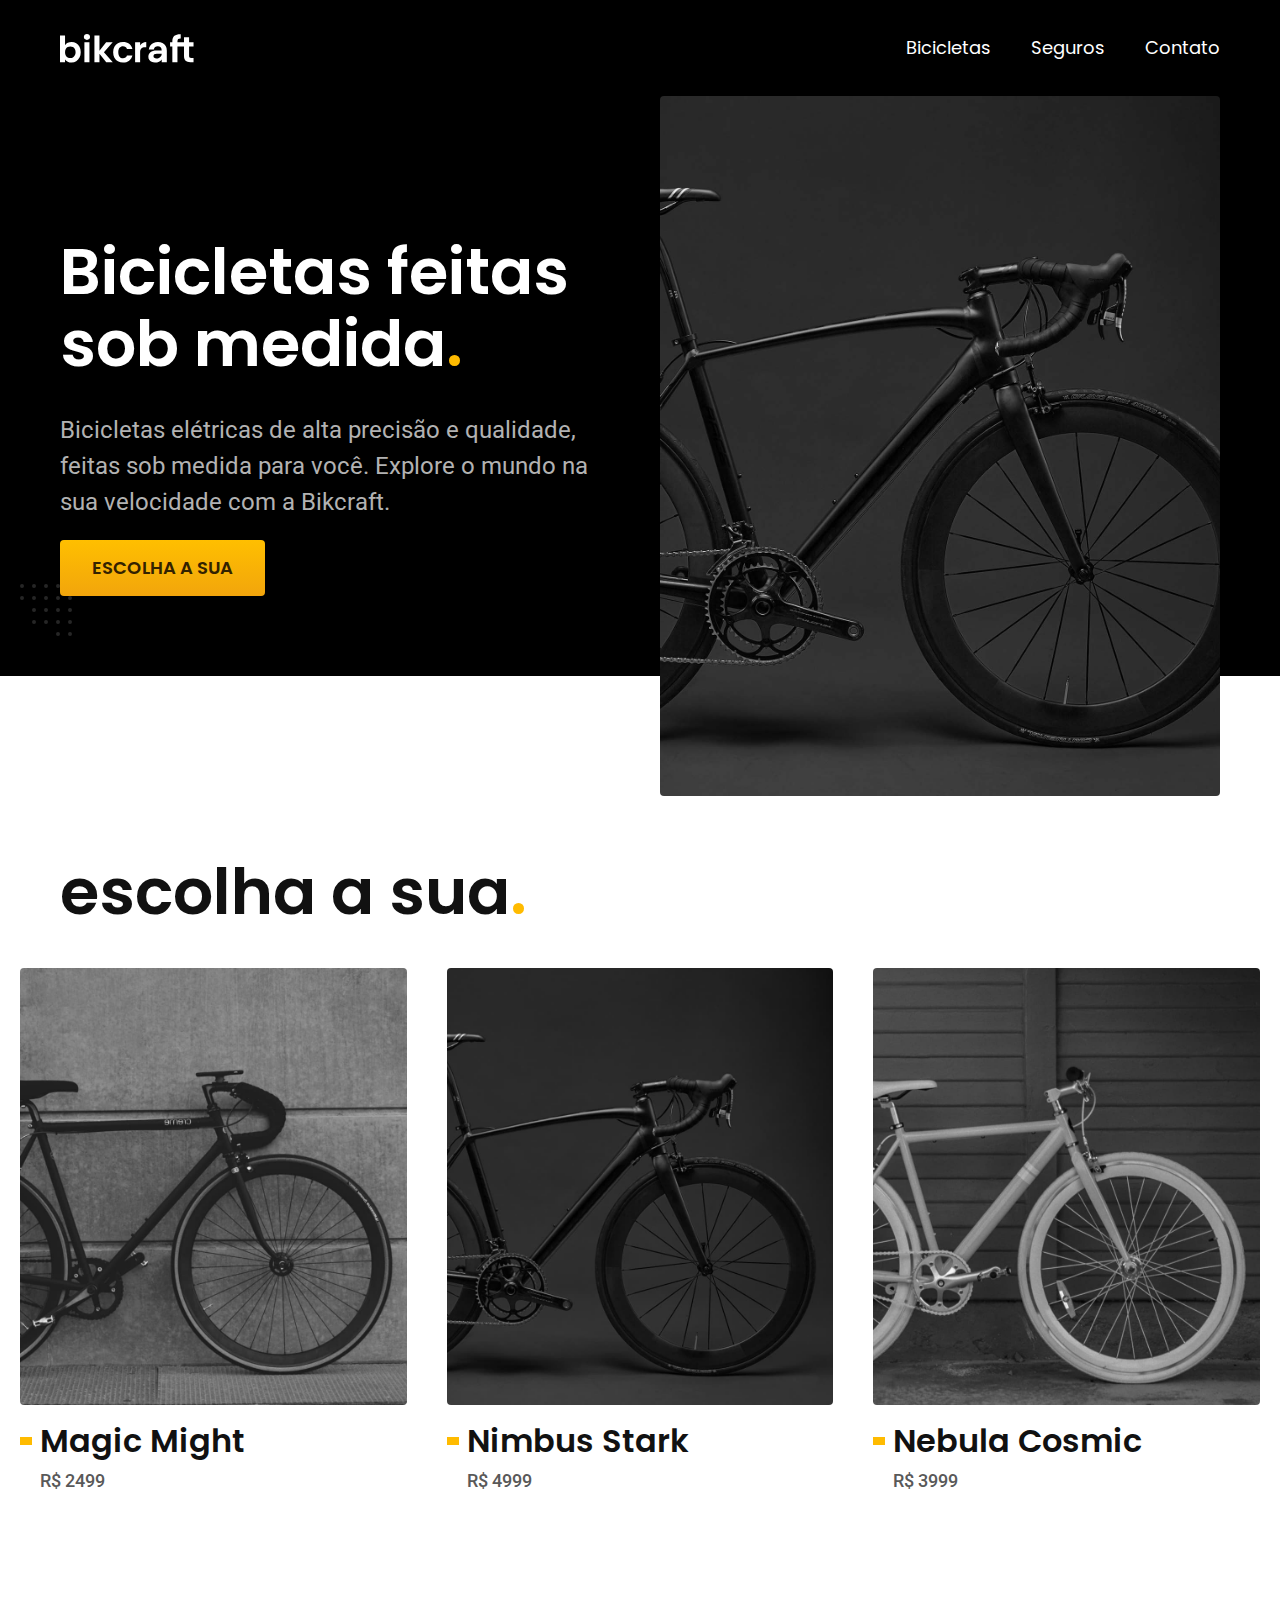
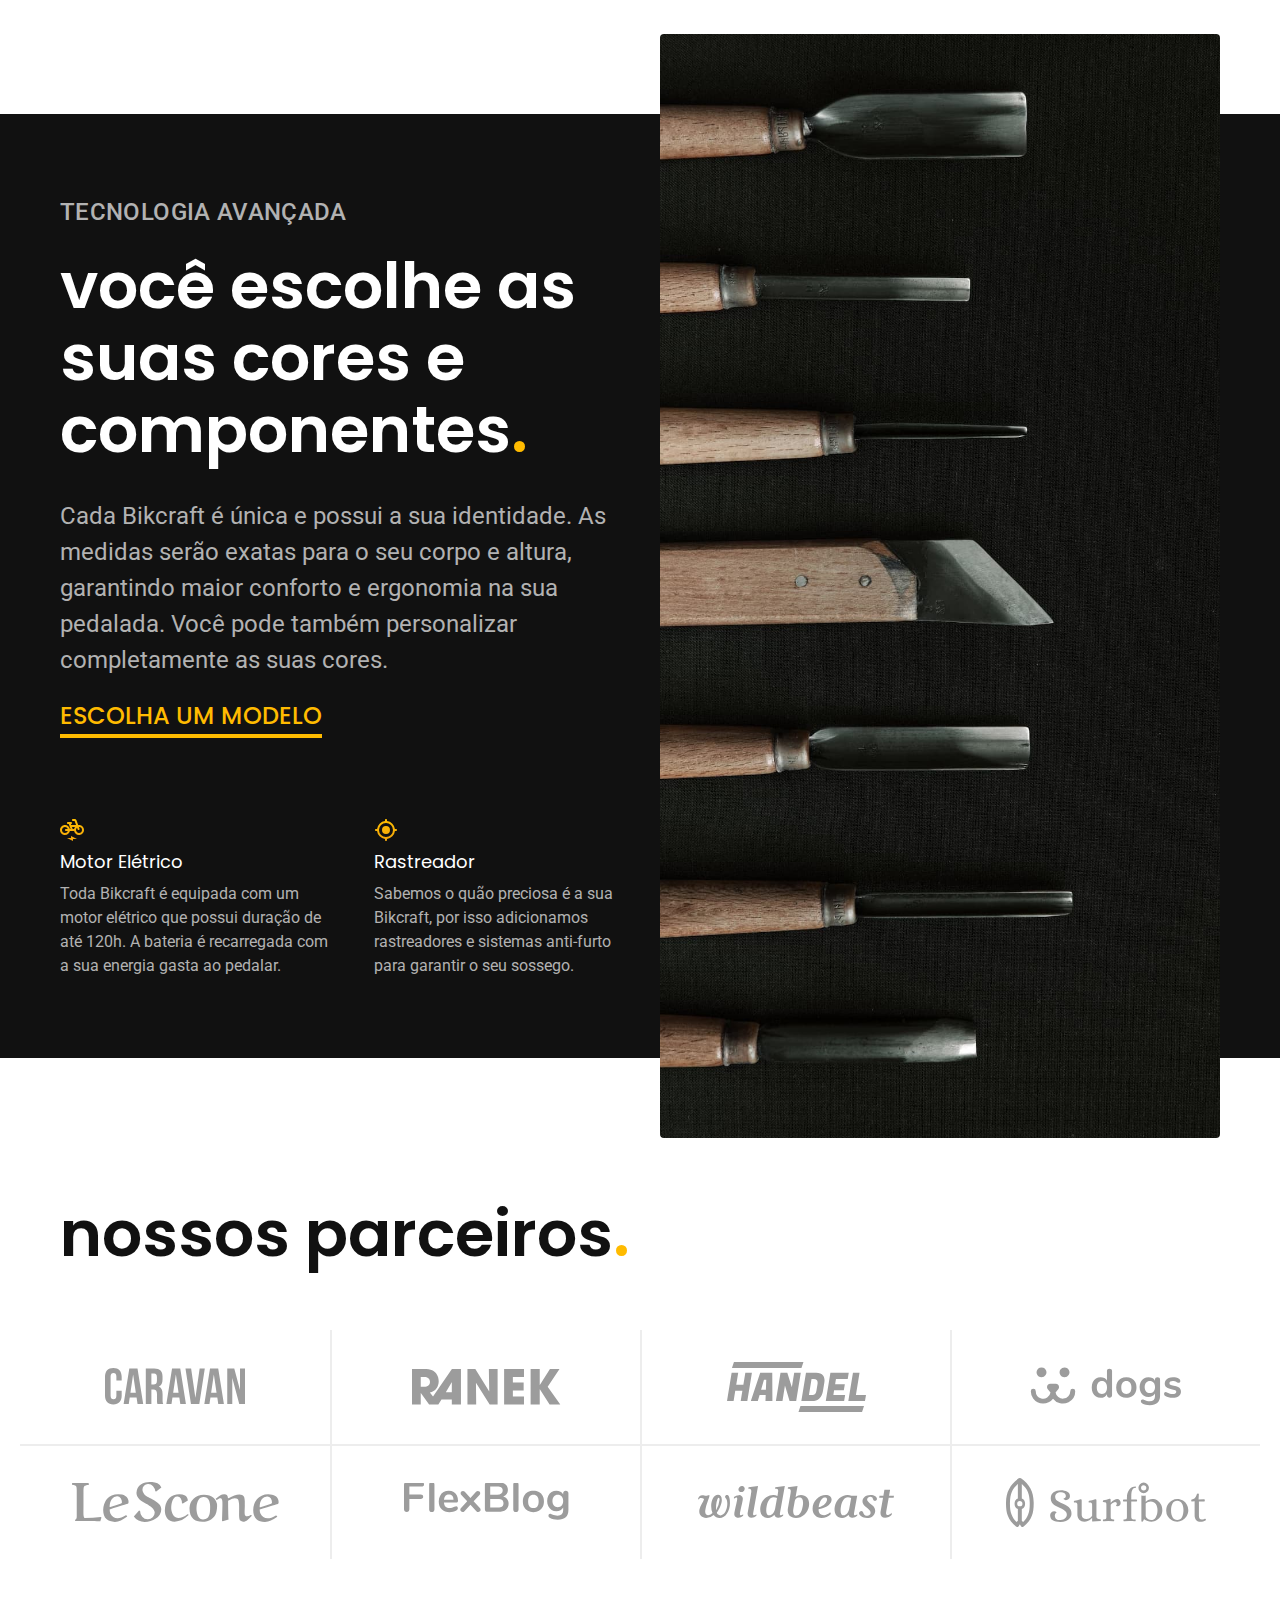
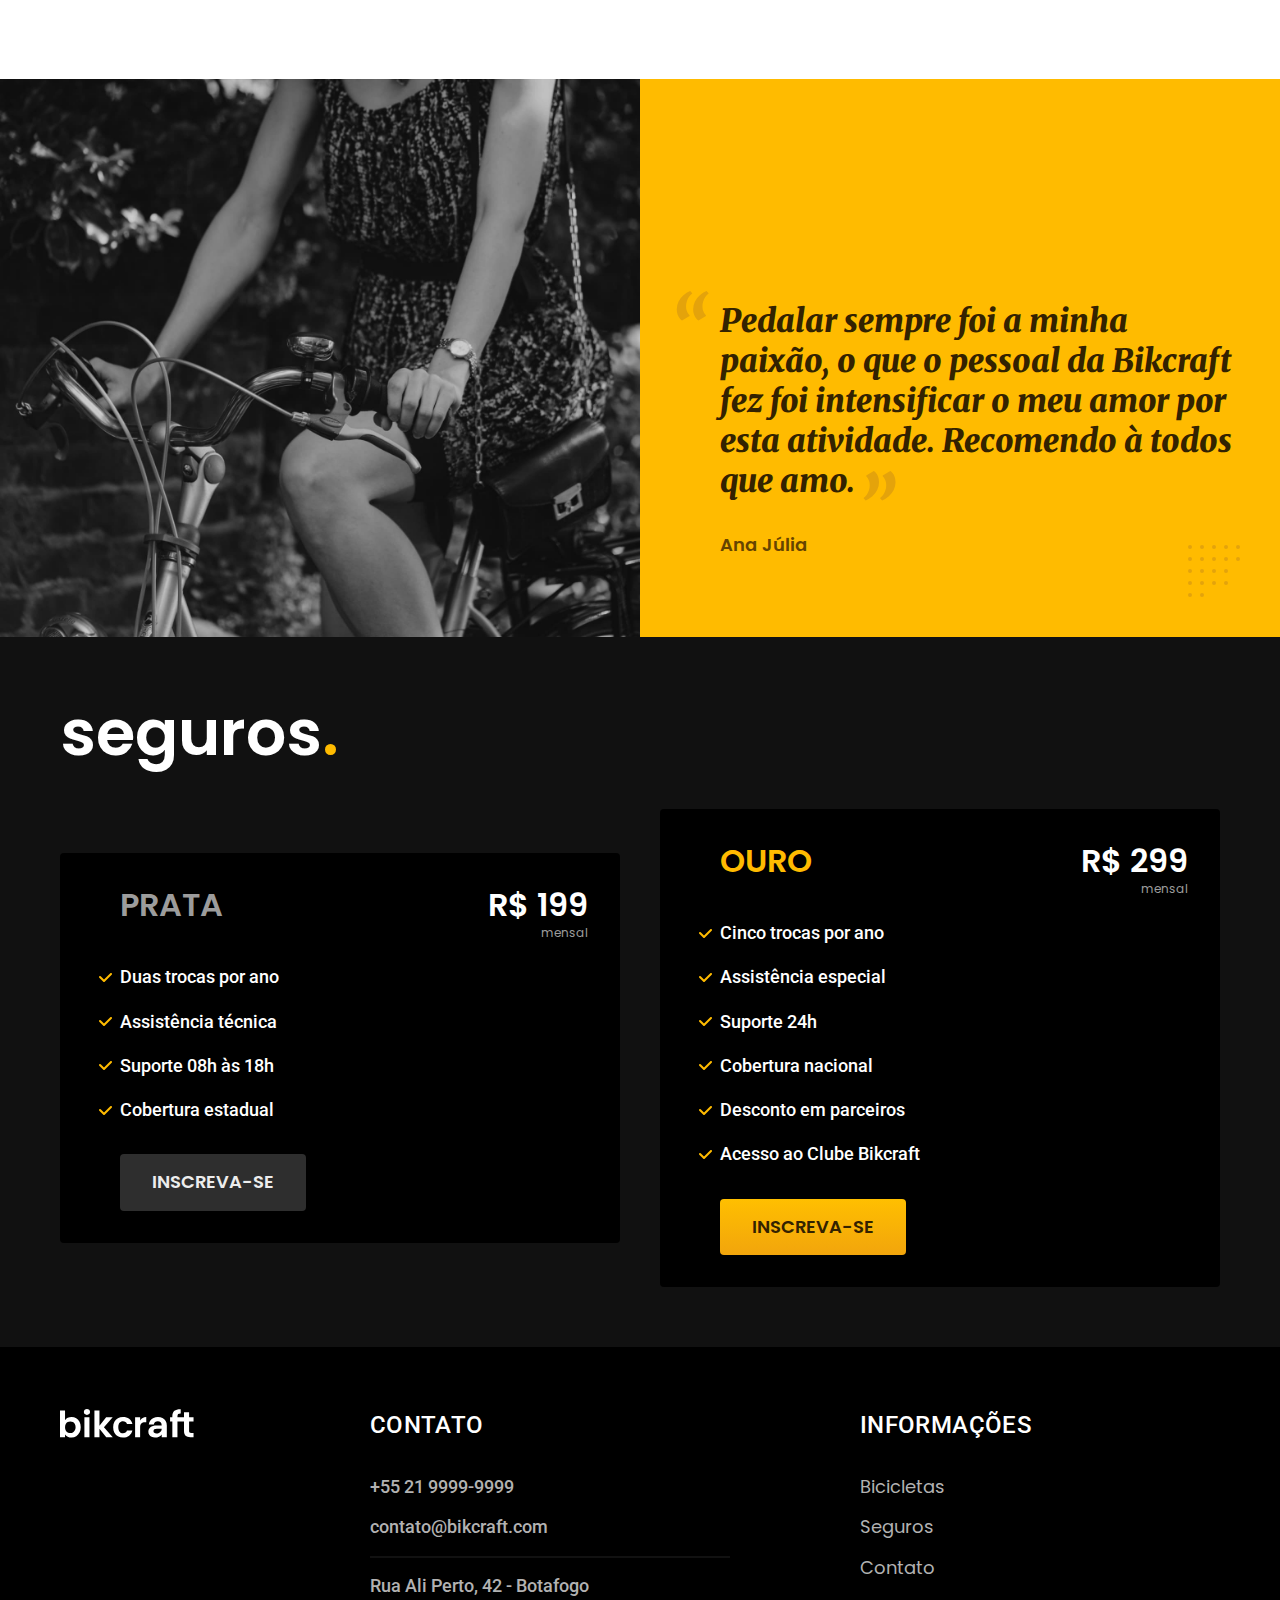
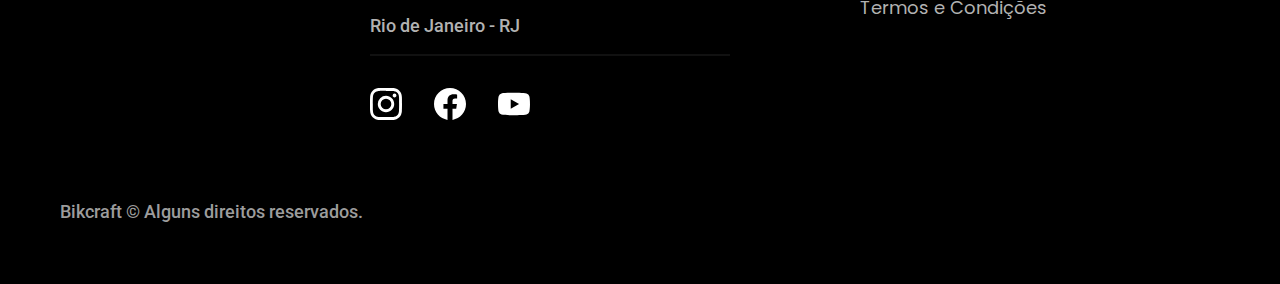
<file: index.html>
<!DOCTYPE html>
<html lang="pt-br">
  <head>
    <meta charset="UTF-8" />
    <meta name="viewport" content="width=device-width, initial-scale=1.0" />

    <title>Bikcraft - Bicicletas Elétricas</title>
    <meta
      name="description"
      content="Bicicletas elétricas de alta precisão e qualidade, feitas sob medida para o cliente. Explore o mundo na sua velocidade com a Bikcraft."
    />

    <link rel="icon" href="./favicon.svg" type="image/svg+xml" />
    <link rel="preload" href="./css/style.min.css" as="style" />
    <link rel="stylesheet" href="./css/style.min.css" />

    <script>
      document.documentElement.classList.add("js");
    </script>

    <link rel="preconnect" href="https://fonts.googleapis.com" />
    <link rel="preconnect" href="https://fonts.gstatic.com" crossorigin />
    <link
      href="https://fonts.googleapis.com/css2?family=Merriweather:ital,wght@1,900&family=Poppins:wght@400;600&family=Roboto:wght@400;500&display=swap"
      rel="stylesheet"
    />
  </head>

  <body>
    <header class="header-bg">
      <div class="header container">
        <a href="./">
          <img src="./img/bikcraft.svg" alt="Bikcraft" />
        </a>

        <nav aria-label="primaria">
          <ul class="header-menu font-1-m cor-0">
            <li><a href="./bicicletas.html">Bicicletas</a></li>
            <li><a href="./seguros.html">Seguros</a></li>
            <li><a href="./contato.html">Contato</a></li>
          </ul>
        </nav>
      </div>
    </header>

    <main class="introducao-bg">
      <div class="introducao container">
        <div class="introducao-conteudo">
          <h1 class="font-1-xxl cor-0 fadeInDown" data-anime="200">
            Bicicletas feitas sob medida<span class="cor-p1">.</span>
          </h1>
          <p class="font-2-l cor-5 fadeInDown" data-anime="400">
            Bicicletas elétricas de alta precisão e qualidade, feitas sob medida
            para você. Explore o mundo na sua velocidade com a Bikcraft.
          </p>
          <a class="botao fadeInDown" data-anime="600" href="./bicicletas.html"
            >Escolha a sua</a
          >
        </div>
        <picture data-anime="800" class="fadeInDown">
          <source
            media="(max-with: 800px)"
            srcset="./img/bicicletas/nimbus.jpg"
          />
          <img
            src="./img/fotos/introducao.jpg"
            width="1280"
            height="1600"
            alt="Bicicleta elétrica preta."
          />
        </picture>
      </div>
    </main>

    <article class="bicicletas-lista">
      <h2 class="container font-1-xxl">
        escolha a sua<span class="cor-p1">.</span>
      </h2>

      <ul>
        <li>
          <a href="./bicicletas/magic.html">
            <img src="./img/bicicletas/magic-home.jpg" alt="Bicicleta preta" />
            <h3 class="font-1-xl">Magic Might</h3>
            <span class="font-2-m cor-8">R$ 2499</span>
          </a>
        </li>
        <li>
          <a href="./bicicletas/nimbus.html">
            <img src="./img/bicicletas/nimbus-home.jpg" alt="Bicicleta preta" />
            <h3 class="font-1-xl">Nimbus Stark</h3>
            <span class="font-2-m cor-8">R$ 4999</span>
          </a>
        </li>
        <li>
          <a href="./bicicletas/nebula.html">
            <img src="./img/bicicletas/nebula-home.jpg" alt="Bicicleta preta" />
            <h3 class="font-1-xl">Nebula Cosmic</h3>
            <span class="font-2-m cor-8">R$ 3999</span>
          </a>
        </li>
      </ul>
    </article>

    <article class="tecnologia-bg">
      <div class="tecnologia container">
        <div class="tecnologia-conteudo">
          <span class="font-2-l-b cor-5">Tecnologia Avançada</span>
          <h2 class="font-1-xxl cor-0">
            você escolhe as suas cores e componentes<span class="cor-p1"
              >.</span
            >
          </h2>
          <p class="font-2-l cor-5">
            Cada Bikcraft é única e possui a sua identidade. As medidas serão
            exatas para o seu corpo e altura, garantindo maior conforto e
            ergonomia na sua pedalada. Você pode também personalizar
            completamente as suas cores.
          </p>
          <a class="link" href="./bicicletas.html">Escolha um modelo</a>
          <div class="tecnologia-vantagens">
            <div>
              <img src="./img/icones/eletrica.svg" alt="" />
              <h3 class="font-1-m cor-0">Motor Elétrico</h3>
              <p class="font-2-s cor-5">
                Toda Bikcraft é equipada com um motor elétrico que possui
                duração de até 120h. A bateria é recarregada com a sua energia
                gasta ao pedalar.
              </p>
            </div>
            <div>
              <img src="./img/icones/rastreador.svg" alt="" />
              <h3 class="font-1-m cor-0">Rastreador</h3>
              <p class="font-2-s cor-5">
                Sabemos o quão preciosa é a sua Bikcraft, por isso adicionamos
                rastreadores e sistemas anti-furto para garantir o seu sossego.
              </p>
            </div>
          </div>
        </div>
        <div class="tecnologia-imagem">
          <img src="./img/fotos/tecnologia.jpg" alt="" />
        </div>
      </div>
    </article>

    <section class="parceiros" aria-label="Nossos Parceiros">
      <h2 class="container font-1-xxl">
        nossos parceiros<span class="cor-p1">.</span>
      </h2>

      <ul>
        <li><img src="./img/parceiros/caravan.svg" alt="caravan" /></li>
        <li><img src="./img/parceiros/ranek.svg" alt="ranek" /></li>
        <li><img src="./img/parceiros/handel.svg" alt="handel" /></li>
        <li><img src="./img/parceiros/dogs.svg" alt="dogs" /></li>
        <li><img src="./img/parceiros/lescone.svg" alt="lescone" /></li>
        <li><img src="./img/parceiros/flexblog.svg" alt="flexblog" /></li>
        <li><img src="./img/parceiros/wildbeast.svg" alt="wildbeast" /></li>
        <li><img src="./img/parceiros/surfbot.svg" alt="surfbot" /></li>
      </ul>
    </section>

    <section class="depoimento" aria-label="Depoimento">
      <div>
        <img
          src="./img/fotos/depoimento.jpg"
          alt="Pessoa pedalando uma bicicleta Bikcraft"
        />
      </div>
      <div class="depoimento-conteudo">
        <blockquote class="font-1-xl cor-p5">
          <p>
            Pedalar sempre foi a minha paixão, o que o pessoal da Bikcraft fez
            foi intensificar o meu amor por esta atividade. Recomendo à todos
            que amo.
          </p>
        </blockquote>
        <span class="font-1-m-b cor-p4">Ana Júlia</span>
      </div>
    </section>

    <article class="seguros-bg">
      <div class="seguros container">
        <h2 class="font-1-xxl cor-0">seguros<span class="cor-p1">.</span></h2>
        <div class="seguros-item">
          <h3 class="font-1-xl cor-6">PRATA</h3>
          <span class="font-1-xl cor-0"
            >R$ 199 <span class="font-1-xs cor-6">mensal</span></span
          >
          <ul class="font-2-m cor-0">
            <li>Duas trocas por ano</li>
            <li>Assistência técnica</li>
            <li>Suporte 08h às 18h</li>
            <li>Cobertura estadual</li>
          </ul>
          <a class="botao secundario" href="./orcamento.html">Inscreva-se</a>
        </div>

        <div class="seguros-item">
          <h3 class="font-1-xl cor-p1">OURO</h3>
          <span class="font-1-xl cor-0"
            >R$ 299 <span class="font-1-xs cor-6">mensal</span></span
          >
          <ul class="font-2-m cor-0">
            <li>Cinco trocas por ano</li>
            <li>Assistência especial</li>
            <li>Suporte 24h</li>
            <li>Cobertura nacional</li>
            <li>Desconto em parceiros</li>
            <li>Acesso ao Clube Bikcraft</li>
          </ul>
          <a class="botao" href="./orcamento.html">Inscreva-se</a>
        </div>
      </div>
    </article>

    <footer class="footer-bg">
      <div class="footer container">
        <img src="./img/bikcraft.svg" alt="Bikcraft" />
        <div class="footer-contato">
          <h3 class="font-2-l-b cor-0">Contato</h3>
          <ul class="font-2-m cor-5">
            <li><a href="tel:+552199999999">+55 21 9999-9999</a></li>
            <li>
              <a href="mailto:contato@bikcraft.com">contato@bikcraft.com</a>
            </li>
            <li>Rua Ali Perto, 42 - Botafogo</li>
            <li>Rio de Janeiro - RJ</li>
          </ul>
          <div class="footer-redes">
            <a href="./">
              <img src="./img/redes/instagram.svg" alt="Instagram" />
            </a>
            <a href="./">
              <img src="./img/redes/facebook.svg" alt="Facebook" />
            </a>
            <a href="./">
              <img src="./img/redes/youtube.svg" alt="Youtube" />
            </a>
          </div>
        </div>
        <div class="footer-informacoes">
          <h3 class="font-2-l-b cor-0">Informações</h3>
          <nav>
            <ul class="font-1-m cor-5">
              <li><a href="./bicicletas.html">Bicicletas</a></li>
              <li><a href="./seguros.html">Seguros</a></li>
              <li><a href="./contato.html">Contato</a></li>
              <li><a href="./termos.html">Termos e Condições</a></li>
            </ul>
          </nav>
        </div>
        <p class="footer-copy font-2-m cor-6">
          Bikcraft © Alguns direitos reservados.
        </p>
      </div>
    </footer>

    <script src="./js/plugin/simple-anime.js"></script>
    <script src="./js/script.js"></script>
  </body>
</html>
</file>
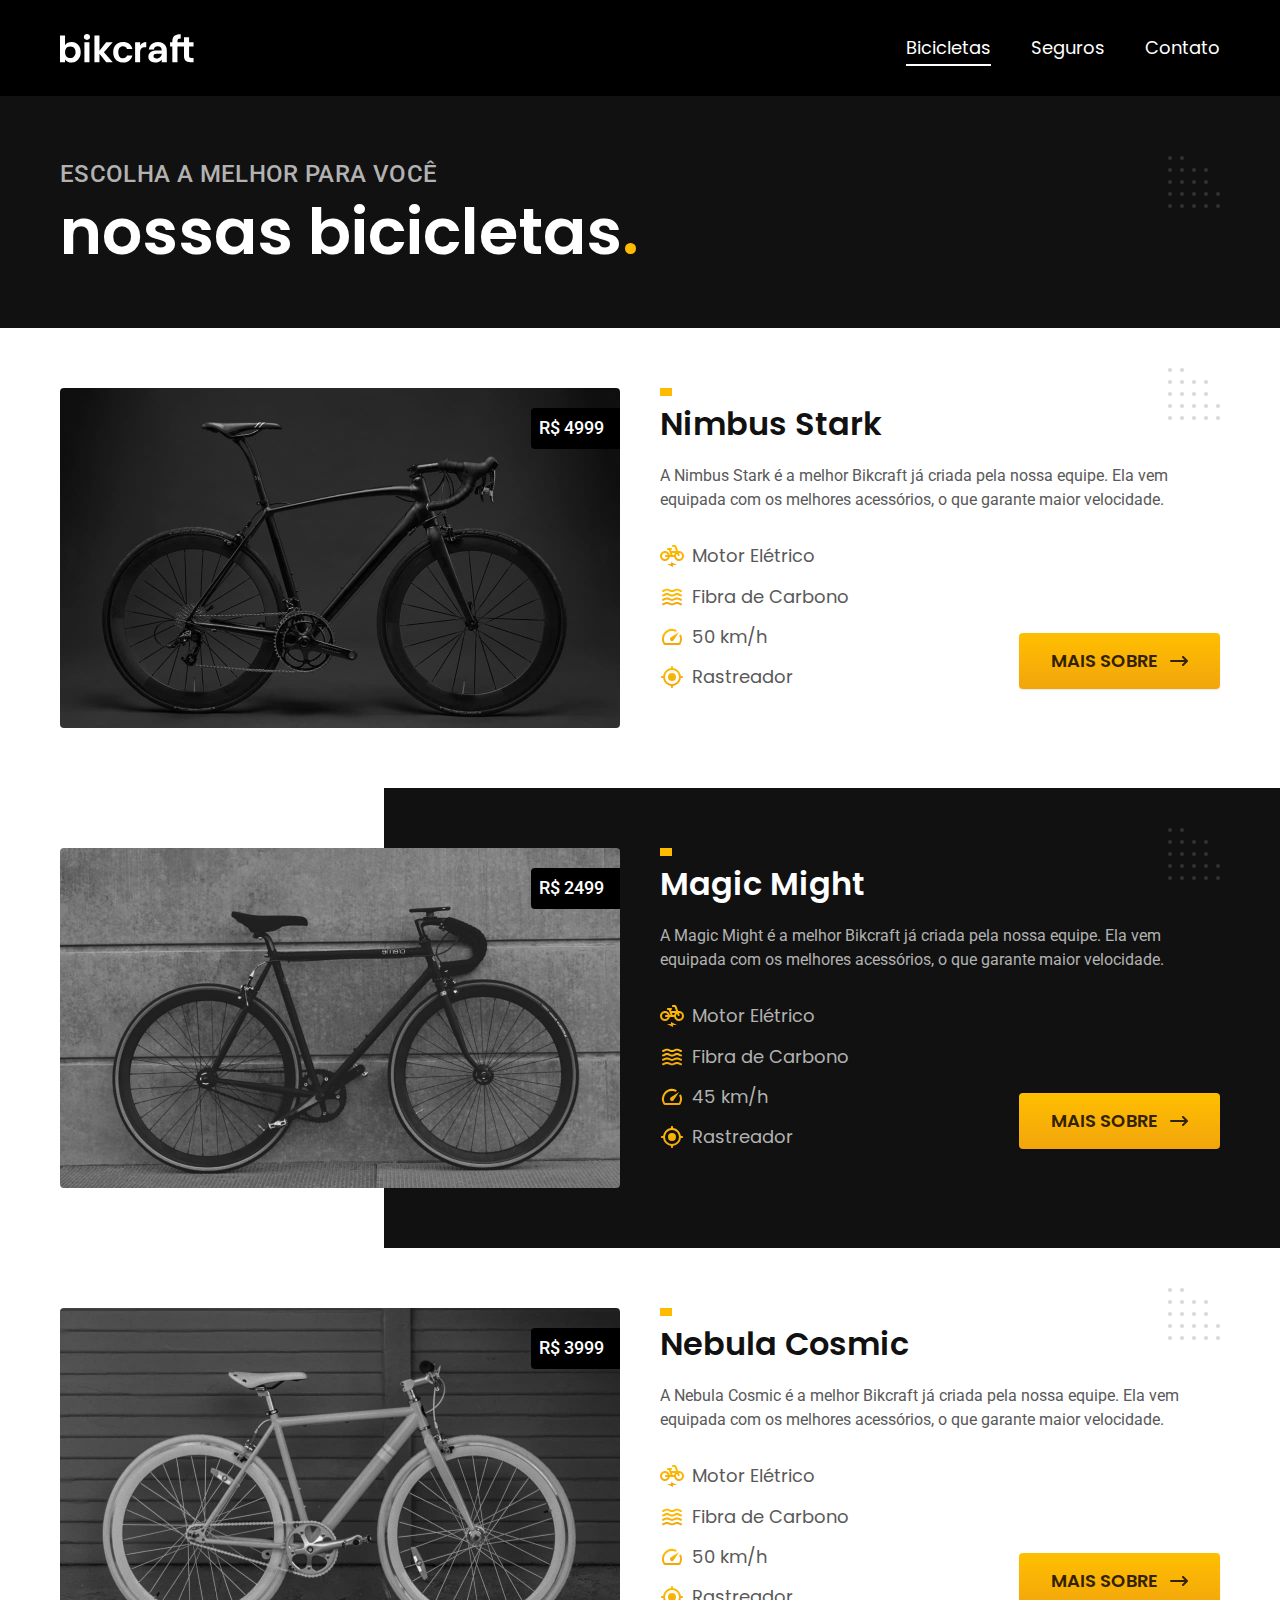
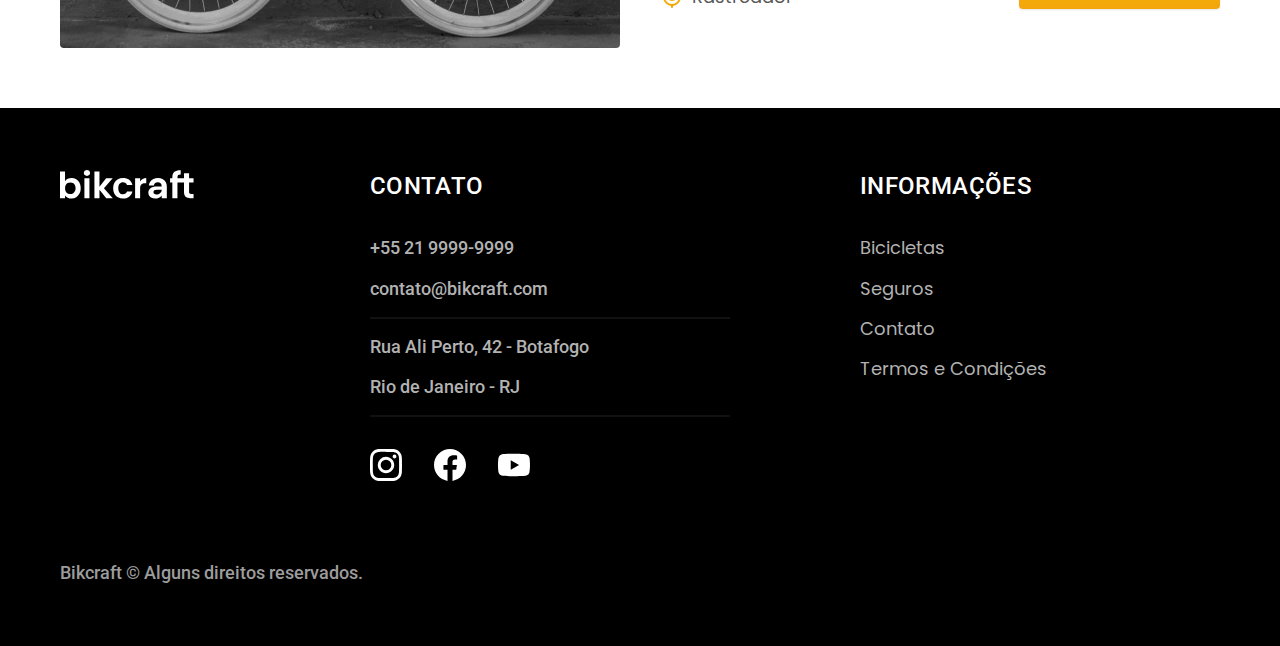
<file: bicicletas.html>
<!DOCTYPE html>
<html lang="pt-br">
  <head>
    <meta charset="UTF-8" />
    <meta name="viewport" content="width=device-width, initial-scale=1.0" />

    <title>Bicicletas | Bikcraft</title>
    <meta name="description" content="Bicicletas" />

    <link rel="stylesheet" href="./css/style.min.css" />
    <link rel="icon" href="./favicon.svg" type="image/svg+xml" />
    <link rel="preload" href="./css/style.min.css" as="style" />
    <script>
      document.documentElement.classList.add("js");
    </script>

    <link rel="preconnect" href="https://fonts.googleapis.com" />
    <link rel="preconnect" href="https://fonts.gstatic.com" crossorigin />
    <link
      href="https://fonts.googleapis.com/css2?family=Merriweather:ital,wght@1,900&family=Poppins:wght@400;600&family=Roboto:wght@400;500&display=swap"
      rel="stylesheet"
    />
  </head>

  <body id="bicicletas">
    <header class="header-bg">
      <div class="header container">
        <a href="./">
          <img src="./img/bikcraft.svg" alt="Bikcraft" />
        </a>

        <nav aria-label="primaria">
          <ul class="header-menu font-1-m cor-0">
            <li><a href="./bicicletas.html">Bicicletas</a></li>
            <li><a href="./seguros.html">Seguros</a></li>
            <li><a href="./contato.html">Contato</a></li>
          </ul>
        </nav>
      </div>
    </header>

    <main>
      <div class="titulo-bg">
        <div class="titulo container">
          <p class="font-2-l-b cor-5">Escolha a melhor para você</p>
          <h1 class="font-1-xxl cor-0">
            nossas bicicletas<span class="cor-p1">.</span>
          </h1>
        </div>
      </div>

      <div class="bicicletas container">
        <div class="bicicletas-imagem">
          <img src="./img/bicicletas/nimbus.jpg" alt="Bicicleta preta" />
          <span class="font-2-m cor-0">R$ 4999</span>
        </div>
        <div class="bicicletas-conteudo">
          <h2 class="font-1-xl">Nimbus Stark</h2>
          <p class="font-2-s cor-8">
            A Nimbus Stark é a melhor Bikcraft já criada pela nossa equipe. Ela
            vem equipada com os melhores acessórios, o que garante maior
            velocidade.
          </p>
          <ul class="font-1-m cor-8">
            <li>
              <img src="./img/icones/eletrica.svg" alt="" />
              Motor Elétrico
            </li>
            <li>
              <img src="./img/icones/carbono.svg" alt="" />
              Fibra de Carbono
            </li>
            <li>
              <img src="./img/icones/velocidade.svg" alt="" />
              50 km/h
            </li>
            <li>
              <img src="./img/icones/rastreador.svg" alt="" />
              Rastreador
            </li>
          </ul>
          <a class="botao seta" href="./bicicletas/nimbus.html">Mais Sobre</a>
        </div>
      </div>

      <div class="bicicletas-bg">
        <div class="bicicletas container">
          <div class="bicicletas-imagem">
            <img src="./img/bicicletas/magic.jpg" alt="Bicicleta preta" />
            <span class="font-2-m cor-0">R$ 2499</span>
          </div>
          <div class="bicicletas-conteudo">
            <h2 class="font-1-xl cor-0">Magic Might</h2>
            <p class="font-2-s cor-5">
              A Magic Might é a melhor Bikcraft já criada pela nossa equipe. Ela
              vem equipada com os melhores acessórios, o que garante maior
              velocidade.
            </p>
            <ul class="font-1-m cor-5">
              <li>
                <img src="./img/icones/eletrica.svg" alt="" />
                Motor Elétrico
              </li>
              <li>
                <img src="./img/icones/carbono.svg" alt="" />
                Fibra de Carbono
              </li>
              <li>
                <img src="./img/icones/velocidade.svg" alt="" />
                45 km/h
              </li>
              <li>
                <img src="./img/icones/rastreador.svg" alt="" />
                Rastreador
              </li>
            </ul>
            <a class="botao seta" href="./bicicletas/magic.html">Mais Sobre</a>
          </div>
        </div>
      </div>

      <div class="bicicletas container">
        <div class="bicicletas-imagem">
          <img src="./img/bicicletas/nebula.jpg" alt="Bicicleta preta" />
          <span class="font-2-m cor-0">R$ 3999</span>
        </div>
        <div class="bicicletas-conteudo">
          <h2 class="font-1-xl">Nebula Cosmic</h2>
          <p class="font-2-s cor-8">
            A Nebula Cosmic é a melhor Bikcraft já criada pela nossa equipe. Ela
            vem equipada com os melhores acessórios, o que garante maior
            velocidade.
          </p>
          <ul class="font-1-m cor-8">
            <li>
              <img src="./img/icones/eletrica.svg" alt="" />
              Motor Elétrico
            </li>
            <li>
              <img src="./img/icones/carbono.svg" alt="" />
              Fibra de Carbono
            </li>
            <li>
              <img src="./img/icones/velocidade.svg" alt="" />
              50 km/h
            </li>
            <li>
              <img src="./img/icones/rastreador.svg" alt="" />
              Rastreador
            </li>
          </ul>
          <a class="botao seta" href="./bicicletas/nebula.html">Mais Sobre</a>
        </div>
      </div>
    </main>

    <footer class="footer-bg">
      <div class="footer container">
        <img src="./img/bikcraft.svg" alt="Bikcraft" />
        <div class="footer-contato">
          <h3 class="font-2-l-b cor-0">Contato</h3>
          <ul class="font-2-m cor-5">
            <li><a href="tel:+552199999999">+55 21 9999-9999</a></li>
            <li>
              <a href="mailto:contato@bikcraft.com">contato@bikcraft.com</a>
            </li>
            <li>Rua Ali Perto, 42 - Botafogo</li>
            <li>Rio de Janeiro - RJ</li>
          </ul>
          <div class="footer-redes">
            <a href="./">
              <img src="./img/redes/instagram.svg" alt="Instagram" />
            </a>
            <a href="./">
              <img src="./img/redes/facebook.svg" alt="Facebook" />
            </a>
            <a href="./">
              <img src="./img/redes/youtube.svg" alt="Youtube" />
            </a>
          </div>
        </div>
        <div class="footer-informacoes">
          <h3 class="font-2-l-b cor-0">Informações</h3>
          <nav>
            <ul class="font-1-m cor-5">
              <li><a href="./bicicletas.html">Bicicletas</a></li>
              <li><a href="./seguros.html">Seguros</a></li>
              <li><a href="./contato.html">Contato</a></li>
              <li><a href="./termos.html">Termos e Condições</a></li>
            </ul>
          </nav>
        </div>
        <p class="footer-copy font-2-m cor-6">
          Bikcraft © Alguns direitos reservados.
        </p>
      </div>
    </footer>
    <script src="./js/script.js"></script>
  </body>
</html>
</file>
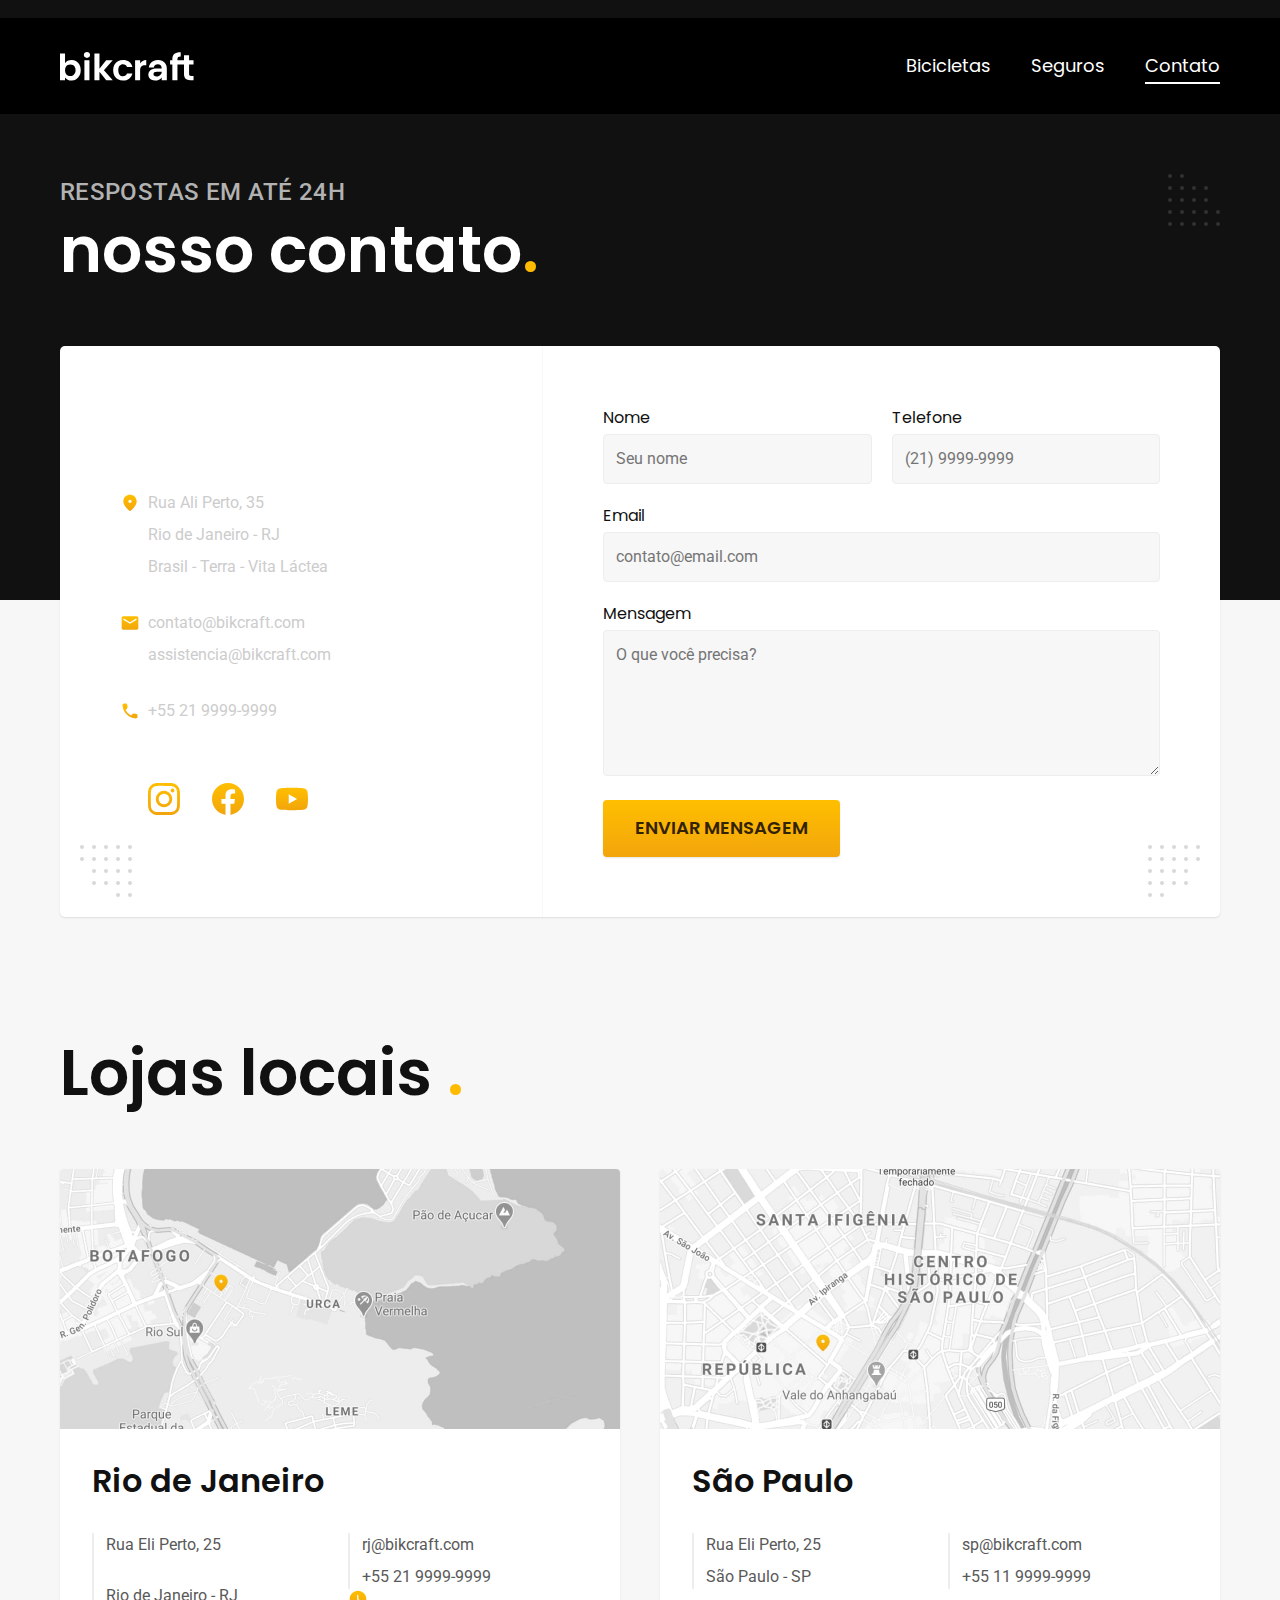
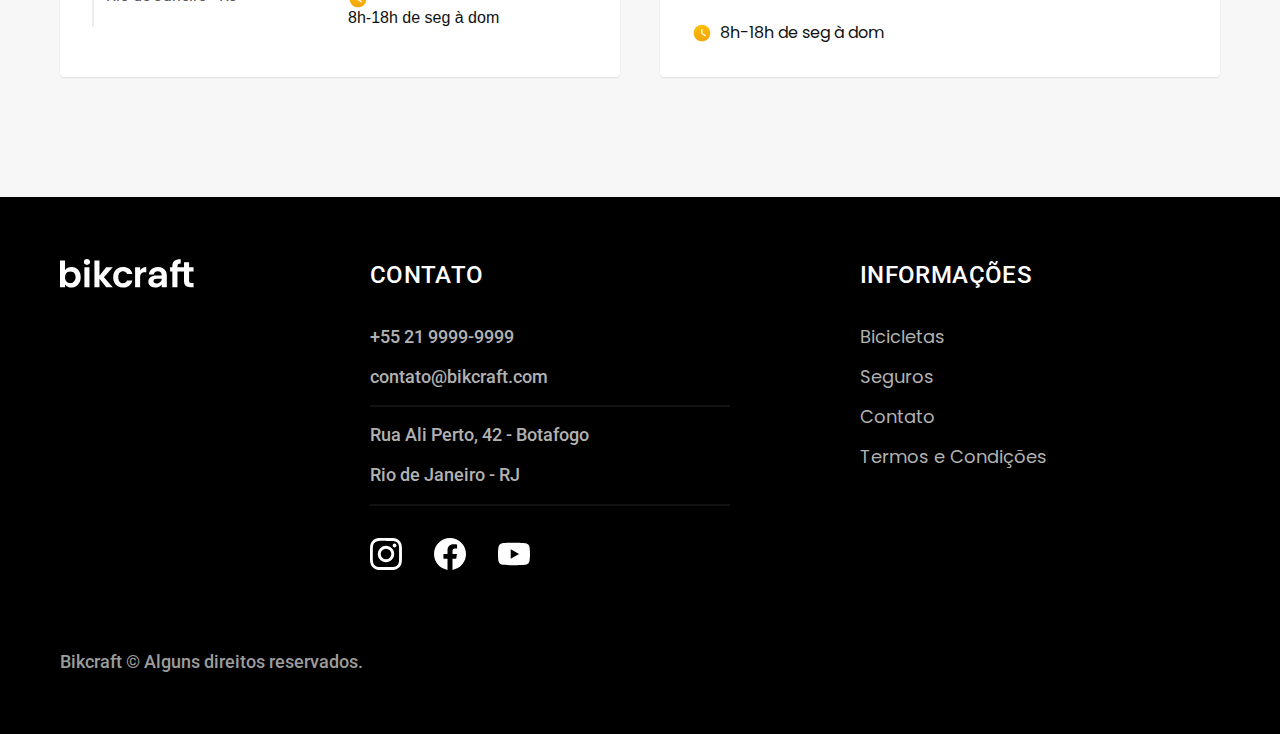
<file: contato.html>
<!DOCTYPE html>
<html lang="pt-br">
  <head>
    <meta charset="UTF-8" />
    <meta name="viewport" content="width=device-width, initial-scale=1.0" />

    <title>Contato | Bikcraft</title>
    <meta name="description" content="Contato" />

    <
    <link rel="stylesheet" href="./css/style.min.css" />
    <link rel="icon" href="./favicon.svg" type="image/svg+xml" />
    <link rel="preload" href="./css/style.min.css" as="style" />
    <script>
      document.documentElement.classList.add("js");
    </script>

    <link rel="preconnect" href="https://fonts.googleapis.com" />
    <link rel="preconnect" href="https://fonts.gstatic.com" crossorigin />
    <link
      href="https://fonts.googleapis.com/css2?family=Merriweather:ital,wght@1,900&family=Poppins:wght@400;600&family=Roboto:wght@400;500&display=swap"
      rel="stylesheet"
    />
  </head>

  <body id="contato">
    <header class="header-bg">
      <div class="header container">
        <a href="./">
          <img src="./img/bikcraft.svg" alt="Bikcraft" />
        </a>

        <nav aria-label="primaria">
          <ul class="header-menu font-1-m cor-0">
            <li><a href="./bicicletas.html">Bicicletas</a></li>
            <li><a href="./seguros.html">Seguros</a></li>
            <li><a href="./contato.html">Contato</a></li>
          </ul>
        </nav>
      </div>
    </header>

    <main>
      <div class="titulo-bg">
        <div class="titulo container">
          <p class="font-2-l-b cor-5">Respostas em até 24h</p>
          <h1 class="font-1-xxl cor-0">
            nosso contato<span class="cor-p1">.</span>
          </h1>
        </div>
      </div>

      <div class="contato container">
        <section class="contato-dados" aria-label="Endereço">
          <h2 class="font-1-m cor-0">Loja Online</h2>
          <div class="contato-endereco font-2-s cor-4">
            <p>Rua Ali Perto, 35</p>
            <p>Rio de Janeiro - RJ</p>
            <p>Brasil - Terra - Vita Láctea</p>
          </div>
          <address class="contato-meios font-2-s cor-4">
            <a href="mailto:contato@bikcraft.com">contato@bikcraft.com</a>
            <a href="mailto:assistencia@bikcraft.com"
              >assistencia@bikcraft.com</a
            >
            <a href="tel:+552199999999">+55 21 9999-9999</a>
          </address>
          <div class="contato-redes">
            <a href="./">
              <img src="./img/redes/instagram-p.svg" alt="Instagram" />
            </a>
            <a href="./">
              <img src="./img/redes/facebook-p.svg" alt="Facebook" />
            </a>
            <a href="./">
              <img src="./img/redes/youtube-p.svg" alt="Youtube" />
            </a>
          </div>
        </section>
        <section class="contato-formulario" aria-label="Formulário">
          <form class="form" action="./contato.html">
            <div>
              <label for="nome">Nome</label>
              <input type="text" id="nome" name="nome" placeholder="Seu nome" />
            </div>
            <div>
              <label for="telefone">Telefone</label>
              <input
                type="text"
                id="telefone"
                name="telefone"
                placeholder="(21) 9999-9999"
              />
            </div>
            <div class="col-2">
              <label for="email">Email</label>
              <input
                type="email"
                id="email"
                name="email"
                placeholder="contato@email.com"
              />
            </div>
            <div class="col-2">
              <label for="mensagem">Mensagem</label>
              <textarea
                rows="5"
                id="mensagem"
                name="mensagem"
                placeholder="O que você precisa?"
              ></textarea>
            </div>
            <button class="botao col-2">Enviar Mensagem</button>
          </form>
        </section>
      </div>
    </main>

    <article class="lojas container">
      <h2 class="font-1-xxl">Lojas locais <span class="cor-p1">.</span></h2>

      <div class="lojas-item">
        <img
          src="./img/lojas/rj.jpg"
          alt="Mapa marcando o endereço na Rua Eli perto, 25, Rio de Janeiro - RJ"
        />
        <div class="lojas-conteudo">
          <h3 class="font-1-xl">Rio de Janeiro</h3>
          <div class="lojas-dados cor-8 font-2-s">
            <p>Rua Eli Perto, 25</p>
            <p>Rio de Janeiro - RJ</p>
          </div>
          <div>
            <div class="lojas-dados cor-8 font-2-s">
              <a href="mailto:rj@bikcraft.com">rj@bikcraft.com</a>
              <a href="tel:+552199999999">+55 21 9999-9999</a>
            </div>
            <p>
              <img src="./img/icones/horario.svg" alt="" /> 8h-18h de seg à dom
            </p>
          </div>
        </div>
      </div>

      <div class="lojas-item">
        <img
          src="./img/lojas/sp.jpg"
          alt="Mapa marcando o endereço na Rua Eli perto, 25, São Paulo - SP"
        />
        <div class="lojas-conteudo">
          <h3 class="font-1-xl">São Paulo</h3>
          <div class="lojas-dados cor-8 font-2-s">
            <p>Rua Eli Perto, 25</p>
            <p>São Paulo - SP</p>
          </div>
          <div class="lojas-dados cor-8 font-2-s">
            <a href="mailto:rj@bikcraft.com">sp@bikcraft.com</a>
            <a href="tel:+552199999999">+55 11 9999-9999</a>
          </div>
          <p class="lojas-tempo font-1-s">
            <img src="./img/icones/horario.svg" alt="" /> 8h-18h de seg à dom
          </p>
        </div>
      </div>
    </article>

    <footer class="footer-bg">
      <div class="footer container">
        <img src="./img/bikcraft.svg" alt="Bikcraft" />
        <div class="footer-contato">
          <h3 class="font-2-l-b cor-0">Contato</h3>
          <ul class="font-2-m cor-5">
            <li><a href="tel:+552199999999">+55 21 9999-9999</a></li>
            <li>
              <a href="mailto:contato@bikcraft.com">contato@bikcraft.com</a>
            </li>
            <li>Rua Ali Perto, 42 - Botafogo</li>
            <li>Rio de Janeiro - RJ</li>
          </ul>
          <div class="footer-redes">
            <a href="./">
              <img src="./img/redes/instagram.svg" alt="Instagram" />
            </a>
            <a href="./">
              <img src="./img/redes/facebook.svg" alt="Facebook" />
            </a>
            <a href="./">
              <img src="./img/redes/youtube.svg" alt="Youtube" />
            </a>
          </div>
        </div>
        <div class="footer-informacoes">
          <h3 class="font-2-l-b cor-0">Informações</h3>
          <nav>
            <ul class="font-1-m cor-5">
              <li><a href="./bicicletas.html">Bicicletas</a></li>
              <li><a href="./seguros.html">Seguros</a></li>
              <li><a href="./contato.html">Contato</a></li>
              <li><a href="./termos.html">Termos e Condições</a></li>
            </ul>
          </nav>
        </div>
        <p class="footer-copy font-2-m cor-6">
          Bikcraft © Alguns direitos reservados.
        </p>
      </div>
    </footer>
    <script src="./js/script.js"></script>
  </body>
</html>
</file>
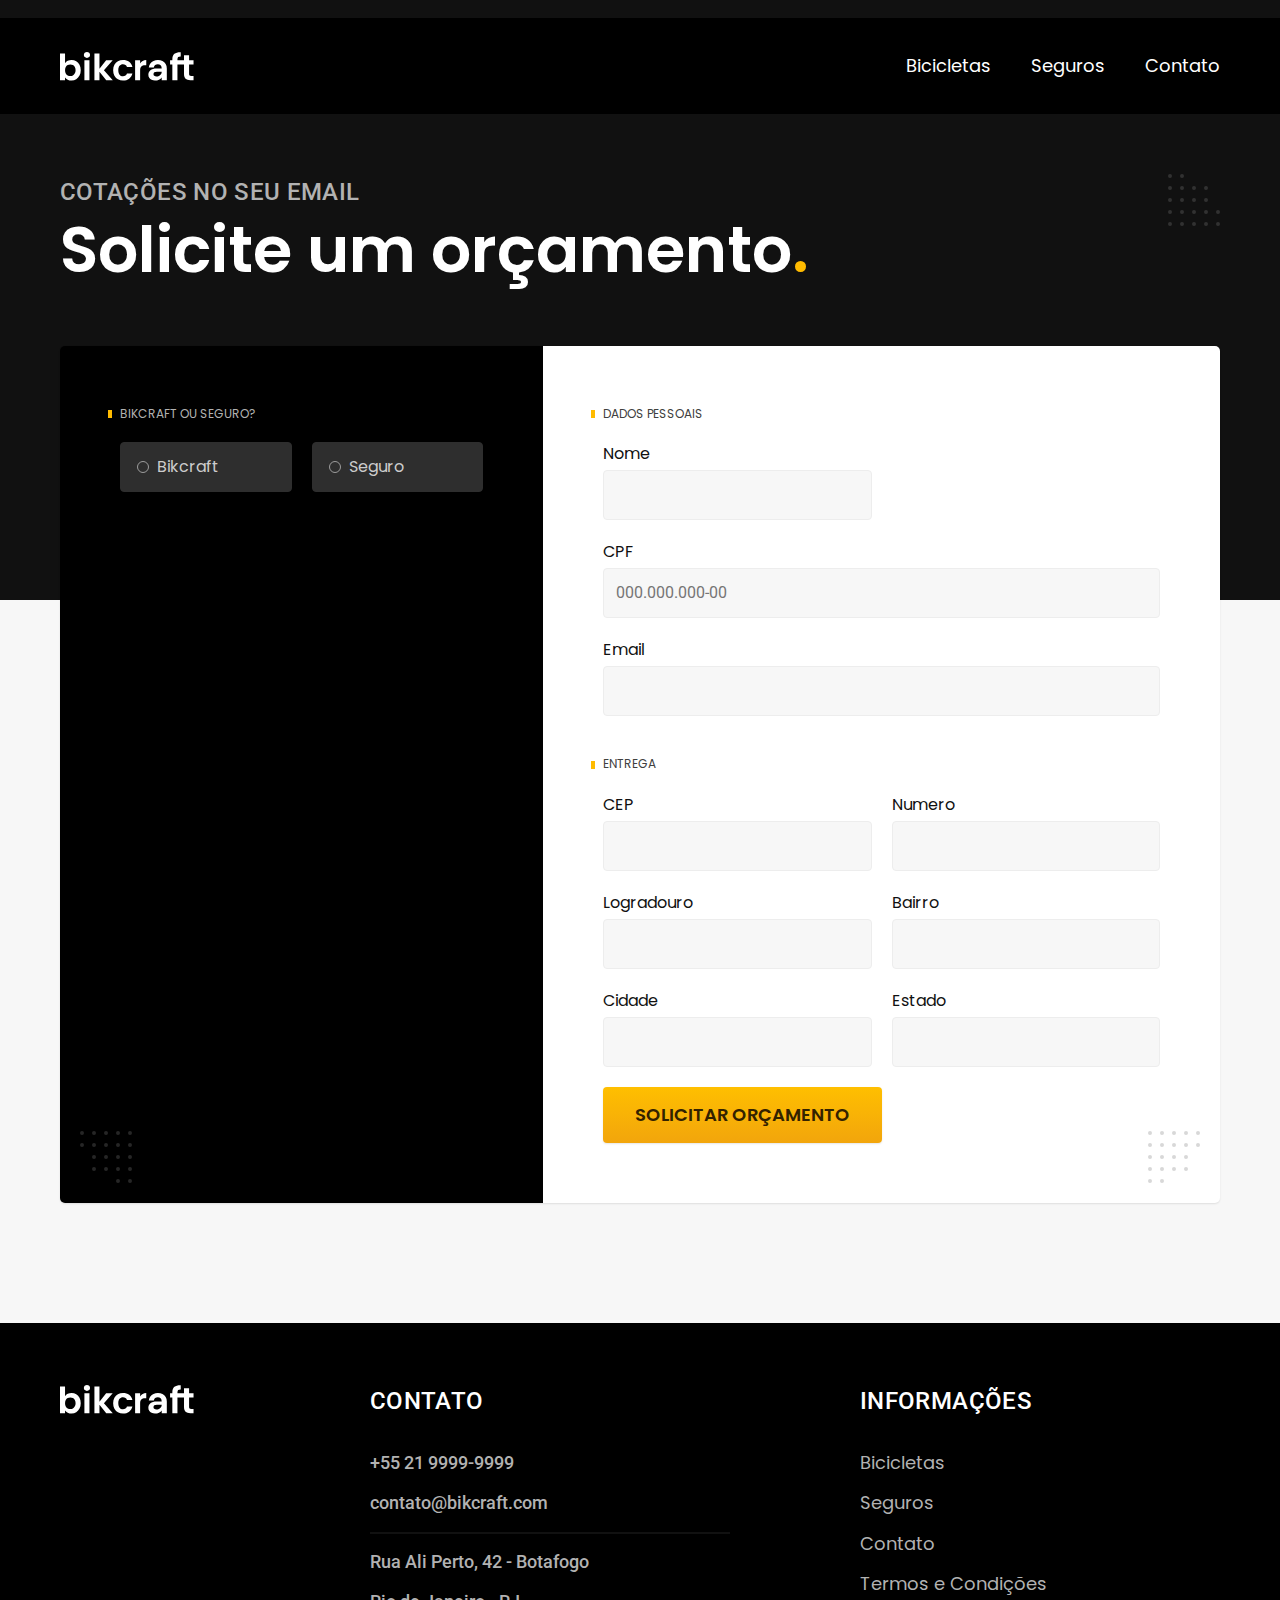
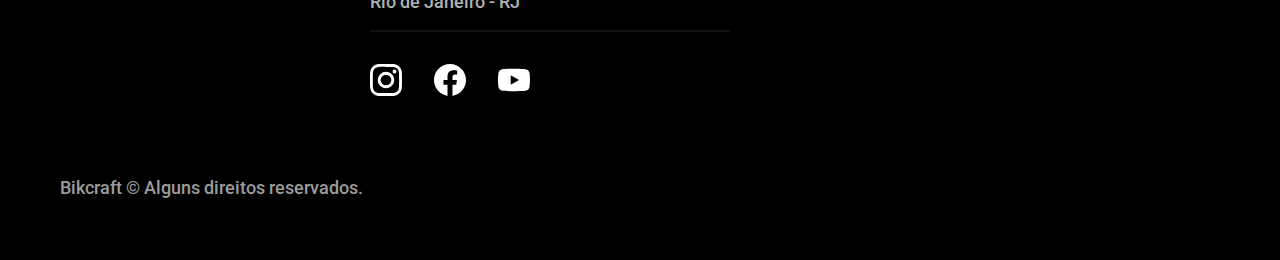
<file: orcamento.html>
<!DOCTYPE html>
<html lang="pt-br">
  <head>
    <meta charset="UTF-8" />
    <meta name="viewport" content="width=device-width, initial-scale=1.0" />

    <title>Orçamento | Bikcraft</title>
    <meta name="description" content="Orçamento." />

    <
    <link rel="stylesheet" href="./css/style.min.css" />
    <link rel="icon" href="./favicon.svg" type="image/svg+xml" />
    <link rel="preload" href="./css/style.min.css" as="style" />
    <script>
      document.documentElement.classList.add("js");
    </script>

    <link rel="preconnect" href="https://fonts.googleapis.com" />
    <link rel="preconnect" href="https://fonts.gstatic.com" crossorigin />
    <link
      href="https://fonts.googleapis.com/css2?family=Merriweather:ital,wght@1,900&family=Poppins:wght@400;600&family=Roboto:wght@400;500&display=swap"
      rel="stylesheet"
    />
  </head>

  <body id="orcamento">
    <header class="header-bg">
      <div class="header container">
        <a href="./">
          <img src="./img/bikcraft.svg" alt="Bikcraft" />
        </a>

        <nav aria-label="primaria">
          <ul class="header-menu font-1-m cor-0">
            <li><a href="./bicicletas.html">Bicicletas</a></li>
            <li><a href="./seguros.html">Seguros</a></li>
            <li><a href="./contato.html">Contato</a></li>
          </ul>
        </nav>
      </div>
    </header>

    <main>
      <div class="titulo-bg">
        <div class="titulo container">
          <p class="font-2-l-b cor-5">Cotações no seu email</p>
          <h1 class="font-1-xxl cor-0">
            Solicite um orçamento<span class="cor-p1">.</span>
          </h1>
        </div>
      </div>
      <form class="orcamento container" action="./">
        <div class="orcamento-produto">
          <h2 class="font-1-xs cor-5">Bikcraft ou Seguro?</h2>

          <input type="radio" name="tipo" value="bikcraft" id="bikcraft" />
          <label for="bikcraft">Bikcraft</label>

          <input type="radio" name="tipo" value="seguro" id="seguro" />
          <label for="seguro">Seguro</label>

          <div class="orcamento-conteudo" id="orcamento-bikcraft">
            <h2 class="font-1-xs cor-5">Escolha a sua</h2>

            <input type="radio" name="produto" value="nimbus" id="nimbus" />
            <label for="nimbus">Nimbus <span>R$ 4999</span> </label>
            <div class="orcamento-detalhes">
              <ul class="font-1-xs cor-8">
                <li>
                  <img src="./img/icones/eletrica.svg" alt="" /> Motor Elétrico
                </li>
                <li>
                  <img src="./img/icones/carbono.svg" alt="" /> Fibra de carbono
                </li>
                <li><img src="./img/icones/velocidade.svg" alt="" /> 50km/h</li>
                <li>
                  <img src="./img/icones/rastreador.svg" alt="" /> Rastreador
                </li>
              </ul>
              <img src="./img/bicicletas/nimbus.jpg" alt="bicicleta preta" />
            </div>

            <input type="radio" name="produto" value="magic" id="magic" />
            <label for="magic">Magic <span>R$ 2499</span> </label>
            <div class="orcamento-detalhes">
              <ul class="font-1-xs cor-8">
                <li>
                  <img src="./img/icones/eletrica.svg" alt="" /> Motor Elétrico
                </li>
                <li>
                  <img src="./img/icones/carbono.svg" alt="" /> Fibra de carbono
                </li>
                <li><img src="./img/icones/velocidade.svg" alt="" /> 45km/h</li>
                <li>
                  <img src="./img/icones/rastreador.svg" alt="" /> Rastreador
                </li>
              </ul>
              <img src="./img/bicicletas/magic.jpg" alt="bicicleta preta" />
            </div>

            <input type="radio" name="produto" value="neula" id="nebula" />
            <label for="nebula">Nebula <span>R$ 3999</span> </label>
            <div class="orcamento-detalhes">
              <ul class="font-1-xs cor-8">
                <li>
                  <img src="./img/icones/eletrica.svg" alt="" /> Motor Elétrico
                </li>
                <li>
                  <img src="./img/icones/carbono.svg" alt="" /> Fibra de carbono
                </li>
                <li><img src="./img/icones/velocidade.svg" alt="" /> 40km/h</li>
                <li>
                  <img src="./img/icones/rastreador.svg" alt="" /> Rastreador
                </li>
              </ul>
              <img src="./img/bicicletas/nebula.jpg" alt="bicicleta branca" />
            </div>
          </div>

          <div class="orcamento-conteudo" id="orcamento-seguro">
            <h2 class="font-1-xs cor-5">Escolha o plano</h2>

            <input type="radio" name="produto" value="prata" id="prata" />
            <label for="prata">Prata<span>R$ 199</span> </label>

            <input type="radio" name="produto" value="ouro" id="ouro" />
            <label for="ouro">Ouro<span>R$ 299</span> </label>
          </div>
        </div>

        <div class="orcamento-dados form">
          <h2 class="font-1-xs cor-9 col-2">dados pessoais</h2>
          <div>
            <label for="name">Nome</label>
            <input type="text" name="name" id="name" />
          </div>
          <div class="col-2">
            <label for="cpf">CPF</label>
            <input
              type="text"
              name="cpf"
              id="cpf"
              placeholder="000.000.000-00"
            />
          </div>
          <div class="col-2">
            <label for="email">Email</label>
            <input type="text" email="email" id="email" />
          </div>
          <h2 class="font-1-xs cor-9 col-2">Entrega</h2>
          <div>
            <label for="cep">CEP</label>
            <input type="text" cep="cep" id="cep" />
          </div>
          <div>
            <label for="numero">Numero</label>
            <input type="text" numero="numero" id="numero" />
          </div>
          <div>
            <label for="logradouro">Logradouro</label>
            <input type="text" logradouro="logradouro" id="logradouro" />
          </div>
          <div>
            <label for="bairro">Bairro</label>
            <input type="text" bairro="bairro" id="bairro" />
          </div>
          <div>
            <label for="cidade">Cidade</label>
            <input type="text" cidade="cidade" id="cidade" />
          </div>
          <div>
            <label for="estado">Estado</label>
            <input type="text" estado="estado" id="estado" />
          </div>
          <button class="botao col-2">Solicitar orçamento</button>
        </div>
      </form>
    </main>

    <footer class="footer-bg">
      <div class="footer container">
        <img src="./img/bikcraft.svg" alt="Bikcraft" />
        <div class="footer-contato">
          <h3 class="font-2-l-b cor-0">Contato</h3>
          <ul class="font-2-m cor-5">
            <li><a href="tel:+552199999999">+55 21 9999-9999</a></li>
            <li>
              <a href="mailto:contato@bikcraft.com">contato@bikcraft.com</a>
            </li>
            <li>Rua Ali Perto, 42 - Botafogo</li>
            <li>Rio de Janeiro - RJ</li>
          </ul>
          <div class="footer-redes">
            <a href="./">
              <img src="./img/redes/instagram.svg" alt="Instagram" />
            </a>
            <a href="./">
              <img src="./img/redes/facebook.svg" alt="Facebook" />
            </a>
            <a href="./">
              <img src="./img/redes/youtube.svg" alt="Youtube" />
            </a>
          </div>
        </div>
        <div class="footer-informacoes">
          <h3 class="font-2-l-b cor-0">Informações</h3>
          <nav>
            <ul class="font-1-m cor-5">
              <li><a href="./bicicletas.html">Bicicletas</a></li>
              <li><a href="./seguros.html">Seguros</a></li>
              <li><a href="./contato.html">Contato</a></li>
              <li><a href="./termos.html">Termos e Condições</a></li>
            </ul>
          </nav>
        </div>
        <p class="footer-copy font-2-m cor-6">
          Bikcraft © Alguns direitos reservados.
        </p>
      </div>
    </footer>
    <script src="./js/script.js"></script>
  </body>
</html>
</file>
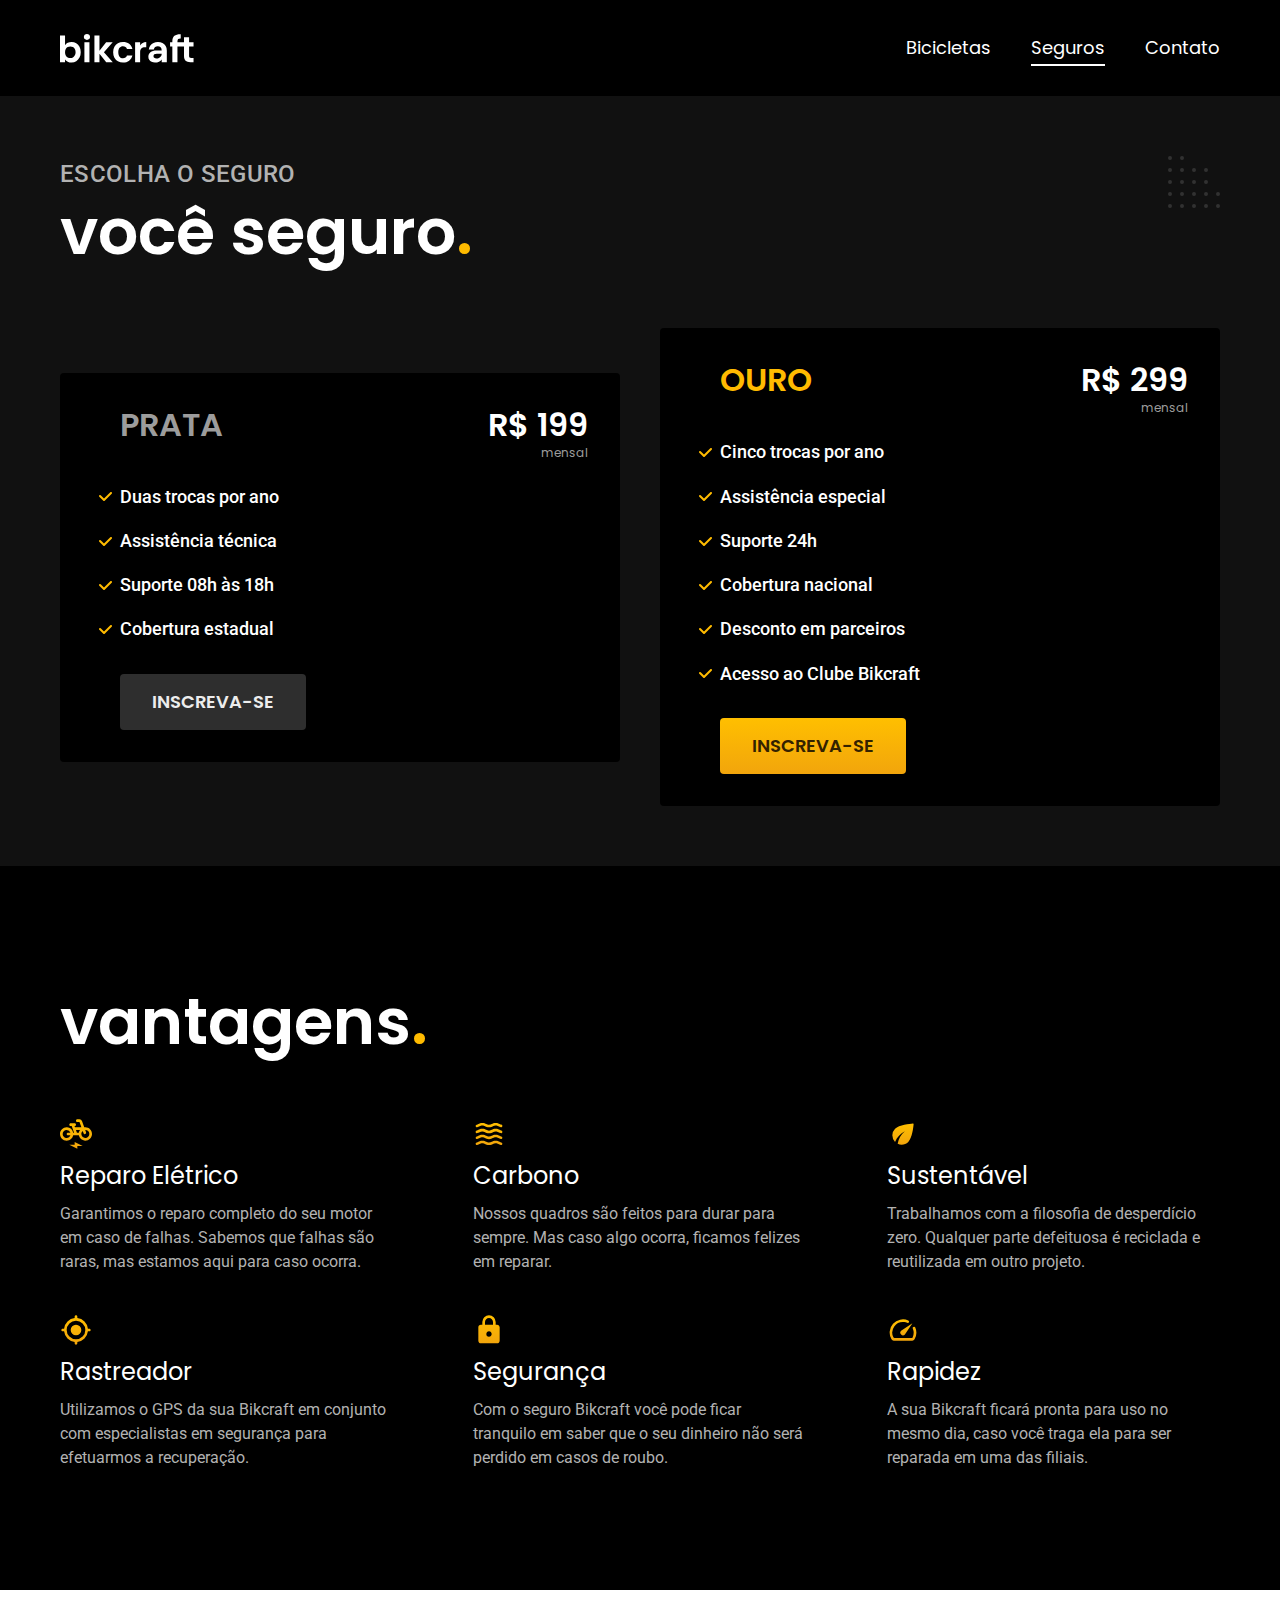
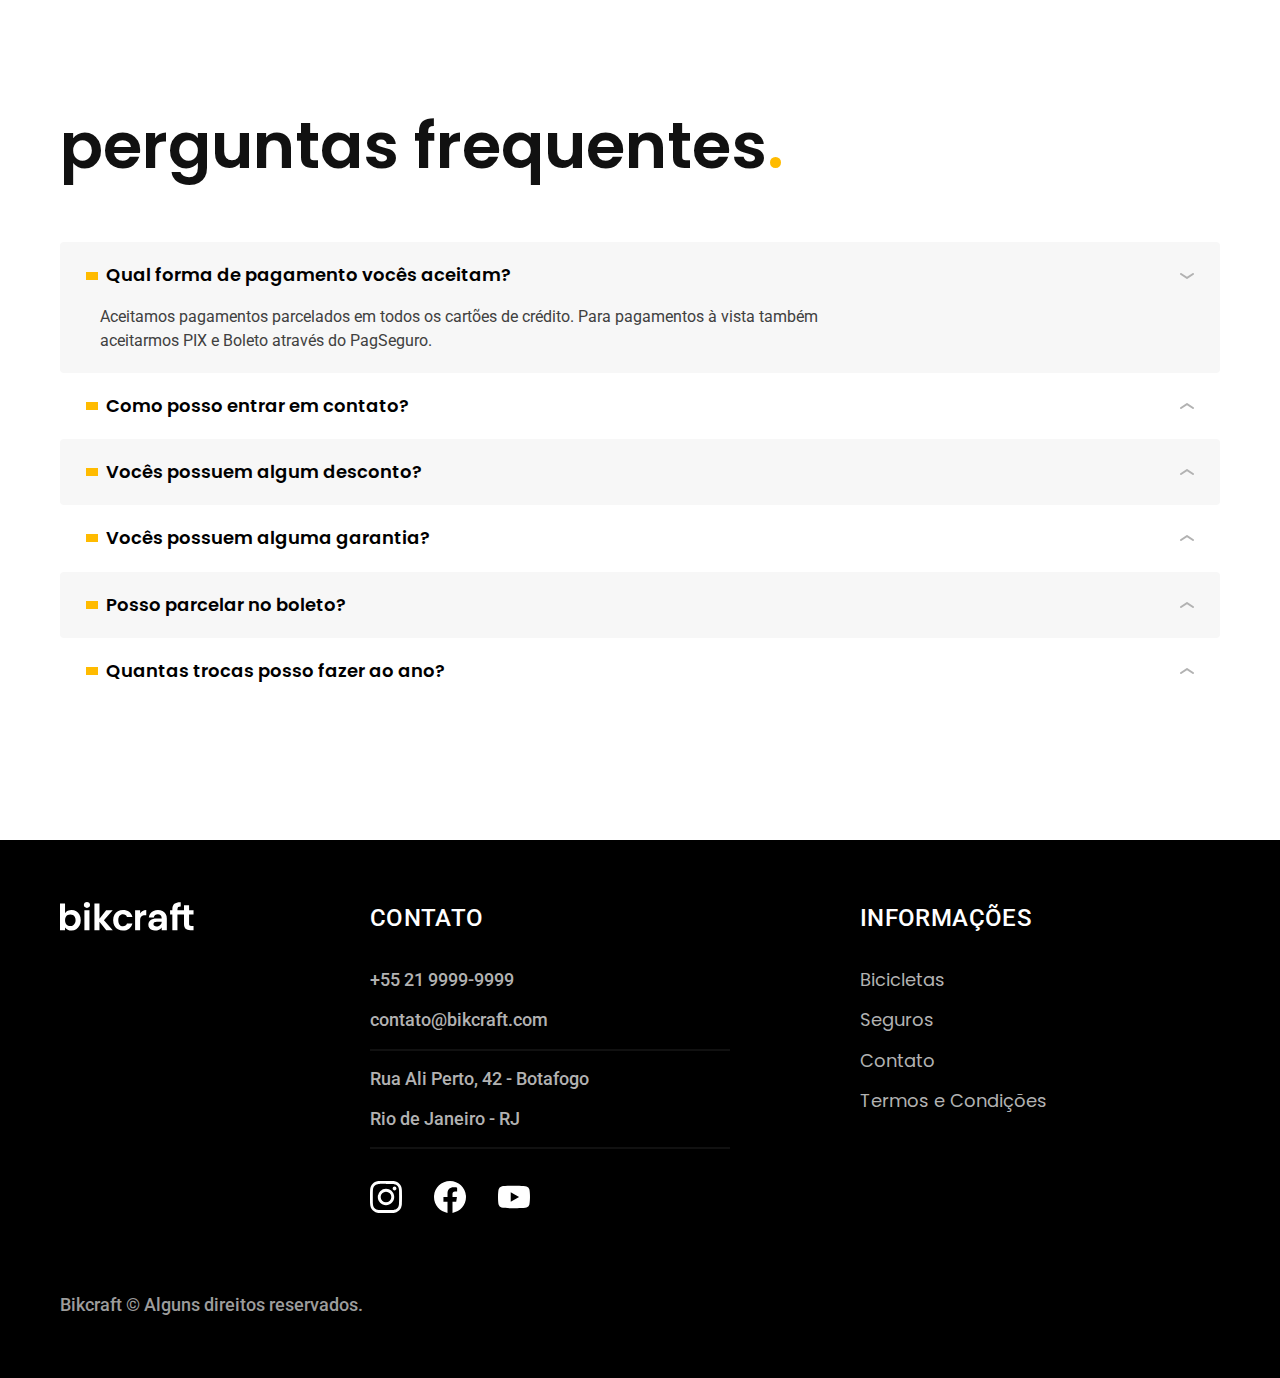
<file: seguros.html>
<!DOCTYPE html>
<html lang="pt-br">
  <head>
    <meta charset="UTF-8" />
    <meta name="viewport" content="width=device-width, initial-scale=1.0" />

    <title>Seguros | Bikcraft</title>
    <meta name="description" content="Seguros." />

    <link rel="stylesheet" href="./css/style.min.css" />
    <link rel="icon" href="./favicon.svg" type="image/svg+xml" />
    <link rel="preload" href="./css/style.min.css" as="style" />
    <script>
      document.documentElement.classList.add("js");
    </script>

    <link rel="preconnect" href="https://fonts.googleapis.com" />
    <link rel="preconnect" href="https://fonts.gstatic.com" crossorigin />
    <link
      href="https://fonts.googleapis.com/css2?family=Merriweather:ital,wght@1,900&family=Poppins:wght@400;600&family=Roboto:wght@400;500&display=swap"
      rel="stylesheet"
    />
  </head>

  <body id="seguros">
    <header class="header-bg">
      <div class="header container">
        <a href="./">
          <img src="./img/bikcraft.svg" alt="Bikcraft" />
        </a>

        <nav aria-label="primaria">
          <ul class="header-menu font-1-m cor-0">
            <li><a href="./bicicletas.html">Bicicletas</a></li>
            <li><a href="./seguros.html">Seguros</a></li>
            <li><a href="./contato.html">Contato</a></li>
          </ul>
        </nav>
      </div>
    </header>

    <main class="seguros-bg">
      <div class="titulo-bg">
        <div class="titulo container">
          <p class="font-2-l-b cor-5">Escolha o seguro</p>
          <h1 class="font-1-xxl cor-0">
            você seguro<span class="cor-p1">.</span>
          </h1>
        </div>
      </div>

      <div class="seguros container">
        <div class="seguros-item fadeInUp" data-anime="200">
          <h3 class="font-1-xl cor-6">PRATA</h3>
          <span class="font-1-xl cor-0"
            >R$ 199 <span class="font-1-xs cor-6">mensal</span></span
          >
          <ul class="font-2-m cor-0">
            <li>Duas trocas por ano</li>
            <li>Assistência técnica</li>
            <li>Suporte 08h às 18h</li>
            <li>Cobertura estadual</li>
          </ul>
          <a
            class="botao secundario"
            href="./orcamento.html?tipo=seguro&produto=prata"
            >Inscreva-se</a
          >
        </div>

        <div class="seguros-item fadeInDown" data-anime="400">
          <h3 class="font-1-xl cor-p1">OURO</h3>
          <span class="font-1-xl cor-0"
            >R$ 299 <span class="font-1-xs cor-6">mensal</span></span
          >
          <ul class="font-2-m cor-0">
            <li>Cinco trocas por ano</li>
            <li>Assistência especial</li>
            <li>Suporte 24h</li>
            <li>Cobertura nacional</li>
            <li>Desconto em parceiros</li>
            <li>Acesso ao Clube Bikcraft</li>
          </ul>
          <a class="botao" href="./orcamento.html?tipo=seguro&produto=ouro"
            >Inscreva-se</a
          >
        </div>
      </div>
    </main>

    <article class="vantagens-bg">
      <div class="vantagens container">
        <h2 class="font-1-xxl cor-0">vantagens<span class="cor-p1">.</span></h2>
        <ul>
          <li>
            <img src="./img/icones/eletrica.svg" alt="" />
            <h3 class="font-1-l cor-0">Reparo Elétrico</h3>
            <p class="font-2-s cor-5">
              Garantimos o reparo completo do seu motor em caso de falhas.
              Sabemos que falhas são raras, mas estamos aqui para caso ocorra.
            </p>
          </li>
          <li>
            <img src="./img/icones/carbono.svg" alt="" />
            <h3 class="font-1-l cor-0">Carbono</h3>
            <p class="font-2-s cor-5">
              Nossos quadros são feitos para durar para sempre. Mas caso algo
              ocorra, ficamos felizes em reparar.
            </p>
          </li>
          <li>
            <img src="./img/icones/sustentavel.svg" alt="" />
            <h3 class="font-1-l cor-0">Sustentável</h3>
            <p class="font-2-s cor-5">
              Trabalhamos com a filosofia de desperdício zero. Qualquer parte
              defeituosa é reciclada e reutilizada em outro projeto.
            </p>
          </li>
          <li>
            <img src="./img/icones/rastreador.svg" alt="" />
            <h3 class="font-1-l cor-0">Rastreador</h3>
            <p class="font-2-s cor-5">
              Utilizamos o GPS da sua Bikcraft em conjunto com especialistas em
              segurança para efetuarmos a recuperação.
            </p>
          </li>
          <li>
            <img src="./img/icones/seguro.svg" alt="" />
            <h3 class="font-1-l cor-0">Segurança</h3>
            <p class="font-2-s cor-5">
              Com o seguro Bikcraft você pode ficar tranquilo em saber que o seu
              dinheiro não será perdido em casos de roubo.
            </p>
          </li>
          <li>
            <img src="./img/icones/velocidade.svg" alt="" />
            <h3 class="font-1-l cor-0">Rapidez</h3>
            <p class="font-2-s cor-5">
              A sua Bikcraft ficará pronta para uso no mesmo dia, caso você
              traga ela para ser reparada em uma das filiais.
            </p>
          </li>
        </ul>
      </div>
    </article>

    <article class="perguntas container">
      <h2 class="font-1-xxl">
        perguntas frequentes<span class="cor-p1">.</span>
      </h2>

      <dl>
        <div>
          <dt>
            <button
              class="font-1-m-b"
              aria-controls="pergunta1"
              aria-expanded="true"
            >
              Qual forma de pagamento vocês aceitam?
            </button>
          </dt>
          <dd id="pergunta1" class="font-2-s cor-9 ativa">
            Aceitamos pagamentos parcelados em todos os cartões de crédito. Para
            pagamentos à vista também aceitarmos PIX e Boleto através do
            PagSeguro.
          </dd>
        </div>
        <div>
          <dt>
            <button
              class="font-1-m-b"
              aria-controls="pergunta2"
              aria-expanded="false"
            >
              Como posso entrar em contato?
            </button>
          </dt>
          <dd id="pergunta2" class="font-2-s cor-9">
            Aceitamos pagamentos parcelados em todos os cartões de crédito. Para
            pagamentos à vista também aceitarmos PIX e Boleto através do
            PagSeguro.
          </dd>
        </div>
        <div>
          <dt>
            <button
              class="font-1-m-b"
              aria-controls="pergunta3"
              aria-expanded="false"
            >
              Vocês possuem algum desconto?
            </button>
          </dt>
          <dd id="pergunta3" class="font-2-s cor-9">
            Aceitamos pagamentos parcelados em todos os cartões de crédito. Para
            pagamentos à vista também aceitarmos PIX e Boleto através do
            PagSeguro.
          </dd>
        </div>
        <div>
          <dt>
            <button
              class="font-1-m-b"
              aria-controls="pergunta4"
              aria-expanded="false"
            >
              Vocês possuem alguma garantia?
            </button>
          </dt>
          <dd id="pergunta4" class="font-2-s cor-9">
            Aceitamos pagamentos parcelados em todos os cartões de crédito. Para
            pagamentos à vista também aceitarmos PIX e Boleto através do
            PagSeguro.
          </dd>
        </div>
        <div>
          <dt>
            <button
              class="font-1-m-b"
              aria-controls="pergunta5"
              aria-expanded="false"
            >
              Posso parcelar no boleto?
            </button>
          </dt>
          <dd id="pergunta5" class="font-2-s cor-9">
            Aceitamos pagamentos parcelados em todos os cartões de crédito. Para
            pagamentos à vista também aceitarmos PIX e Boleto através do
            PagSeguro.
          </dd>
        </div>
        <div>
          <dt>
            <button
              class="font-1-m-b"
              aria-controls="pergunta6"
              aria-expanded="false"
            >
              Quantas trocas posso fazer ao ano?
            </button>
          </dt>
          <dd id="pergunta6" class="font-2-s cor-9">
            Aceitamos pagamentos parcelados em todos os cartões de crédito. Para
            pagamentos à vista também aceitarmos PIX e Boleto através do
            PagSeguro.
          </dd>
        </div>
      </dl>
    </article>

    <footer class="footer-bg">
      <div class="footer container">
        <img src="./img/bikcraft.svg" alt="Bikcraft" />
        <div class="footer-contato">
          <h3 class="font-2-l-b cor-0">Contato</h3>
          <ul class="font-2-m cor-5">
            <li><a href="tel:+552199999999">+55 21 9999-9999</a></li>
            <li>
              <a href="mailto:contato@bikcraft.com">contato@bikcraft.com</a>
            </li>
            <li>Rua Ali Perto, 42 - Botafogo</li>
            <li>Rio de Janeiro - RJ</li>
          </ul>
          <div class="footer-redes">
            <a href="./">
              <img src="./img/redes/instagram.svg" alt="Instagram" />
            </a>
            <a href="./">
              <img src="./img/redes/facebook.svg" alt="Facebook" />
            </a>
            <a href="./">
              <img src="./img/redes/youtube.svg" alt="Youtube" />
            </a>
          </div>
        </div>
        <div class="footer-informacoes">
          <h3 class="font-2-l-b cor-0">Informações</h3>
          <nav>
            <ul class="font-1-m cor-5">
              <li><a href="./bicicletas.html">Bicicletas</a></li>
              <li><a href="./seguros.html">Seguros</a></li>
              <li><a href="./contato.html">Contato</a></li>
              <li><a href="./termos.html">Termos e Condições</a></li>
            </ul>
          </nav>
        </div>
        <p class="footer-copy font-2-m cor-6">
          Bikcraft © Alguns direitos reservados.
        </p>
      </div>
    </footer>
    <script src="./js/plugin/simple-anime.js"></script>
    <script src="./js/script.js"></script>
  </body>
</html>
</file>
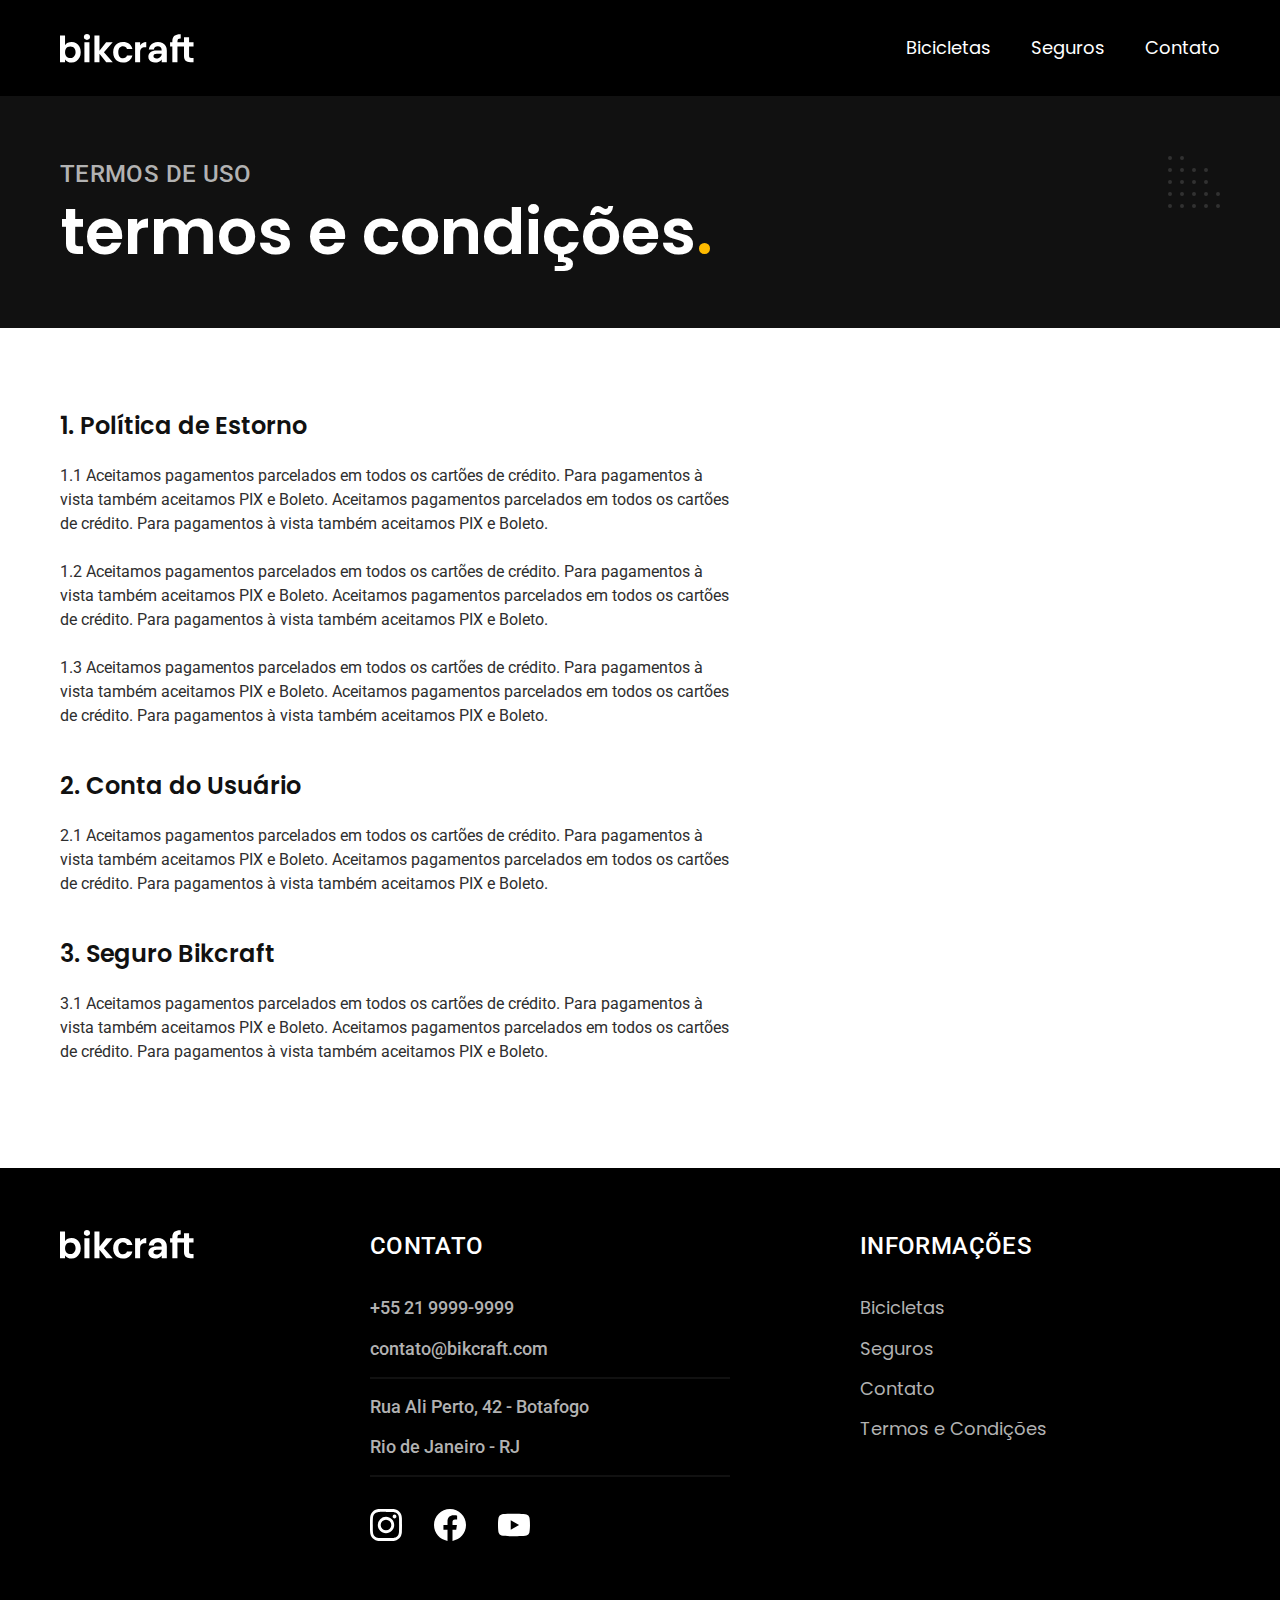
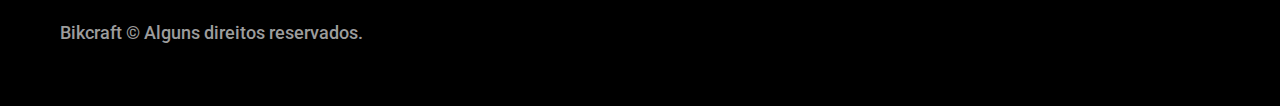
<file: termos.html>
<!DOCTYPE html>
<html lang="pt-br">
  <head>
    <meta charset="UTF-8" />
    <meta name="viewport" content="width=device-width, initial-scale=1.0" />

    <title>Termos e Condições | Bikcraft</title>
    <meta name="description" content="Termos e condições." />

    <link rel="stylesheet" href="./css/style.min.css" />
    <link rel="icon" href="./favicon.svg" type="image/svg+xml" />
    <link rel="preload" href="./css/style.min.css" as="style" />

    <script>
      document.documentElement.classList.add("js");
    </script>

    <link rel="preconnect" href="https://fonts.googleapis.com" />
    <link rel="preconnect" href="https://fonts.gstatic.com" crossorigin />
    <link
      href="https://fonts.googleapis.com/css2?family=Merriweather:ital,wght@1,900&family=Poppins:wght@400;600&family=Roboto:wght@400;500&display=swap"
      rel="stylesheet"
    />
  </head>

  <body id="termos">
    <header class="header-bg">
      <div class="header container">
        <a href="./">
          <img src="./img/bikcraft.svg" alt="Bikcraft" />
        </a>

        <nav aria-label="primaria">
          <ul class="header-menu font-1-m cor-0">
            <li><a href="./bicicletas.html">Bicicletas</a></li>
            <li><a href="./seguros.html">Seguros</a></li>
            <li><a href="./contato.html">Contato</a></li>
          </ul>
        </nav>
      </div>
    </header>

    <main>
      <div class="titulo-bg">
        <div class="titulo container">
          <p class="font-2-l-b cor-5">Termos de uso</p>
          <h1 class="font-1-xxl cor-0">
            termos e condições<span class="cor-p1">.</span>
          </h1>
        </div>
      </div>

      <div class="termos font-2-s cor-10 container">
        <h2 class="font-1-l cor-11">1. Política de Estorno</h2>
        <p>
          1.1 Aceitamos pagamentos parcelados em todos os cartões de crédito.
          Para pagamentos à vista também aceitamos PIX e Boleto. Aceitamos
          pagamentos parcelados em todos os cartões de crédito. Para pagamentos
          à vista também aceitamos PIX e Boleto.
        </p>
        <p>
          1.2 Aceitamos pagamentos parcelados em todos os cartões de crédito.
          Para pagamentos à vista também aceitamos PIX e Boleto. Aceitamos
          pagamentos parcelados em todos os cartões de crédito. Para pagamentos
          à vista também aceitamos PIX e Boleto.
        </p>
        <p>
          1.3 Aceitamos pagamentos parcelados em todos os cartões de crédito.
          Para pagamentos à vista também aceitamos PIX e Boleto. Aceitamos
          pagamentos parcelados em todos os cartões de crédito. Para pagamentos
          à vista também aceitamos PIX e Boleto.
        </p>
        <h2 class="font-1-l cor-11">2. Conta do Usuário</h2>
        <p>
          2.1 Aceitamos pagamentos parcelados em todos os cartões de crédito.
          Para pagamentos à vista também aceitamos PIX e Boleto. Aceitamos
          pagamentos parcelados em todos os cartões de crédito. Para pagamentos
          à vista também aceitamos PIX e Boleto.
        </p>
        <h2 class="font-1-l cor-11">3. Seguro Bikcraft</h2>
        <p>
          3.1 Aceitamos pagamentos parcelados em todos os cartões de crédito.
          Para pagamentos à vista também aceitamos PIX e Boleto. Aceitamos
          pagamentos parcelados em todos os cartões de crédito. Para pagamentos
          à vista também aceitamos PIX e Boleto.
        </p>
      </div>
    </main>

    <footer class="footer-bg">
      <div class="footer container">
        <img src="./img/bikcraft.svg" alt="Bikcraft" />
        <div class="footer-contato">
          <h3 class="font-2-l-b cor-0">Contato</h3>
          <ul class="font-2-m cor-5">
            <li><a href="tel:+552199999999">+55 21 9999-9999</a></li>
            <li>
              <a href="mailto:contato@bikcraft.com">contato@bikcraft.com</a>
            </li>
            <li>Rua Ali Perto, 42 - Botafogo</li>
            <li>Rio de Janeiro - RJ</li>
          </ul>
          <div class="footer-redes">
            <a href="./">
              <img src="./img/redes/instagram.svg" alt="Instagram" />
            </a>
            <a href="./">
              <img src="./img/redes/facebook.svg" alt="Facebook" />
            </a>
            <a href="./">
              <img src="./img/redes/youtube.svg" alt="Youtube" />
            </a>
          </div>
        </div>
        <div class="footer-informacoes">
          <h3 class="font-2-l-b cor-0">Informações</h3>
          <nav>
            <ul class="font-1-m cor-5">
              <li><a href="./bicicletas.html">Bicicletas</a></li>
              <li><a href="./seguros.html">Seguros</a></li>
              <li><a href="./contato.html">Contato</a></li>
              <li><a href="./termos.html">Termos e Condições</a></li>
            </ul>
          </nav>
        </div>
        <p class="footer-copy font-2-m cor-6">
          Bikcraft © Alguns direitos reservados.
        </p>
      </div>
    </footer>
    <script src="./js/script.js"></script>
  </body>
</html>
</file>
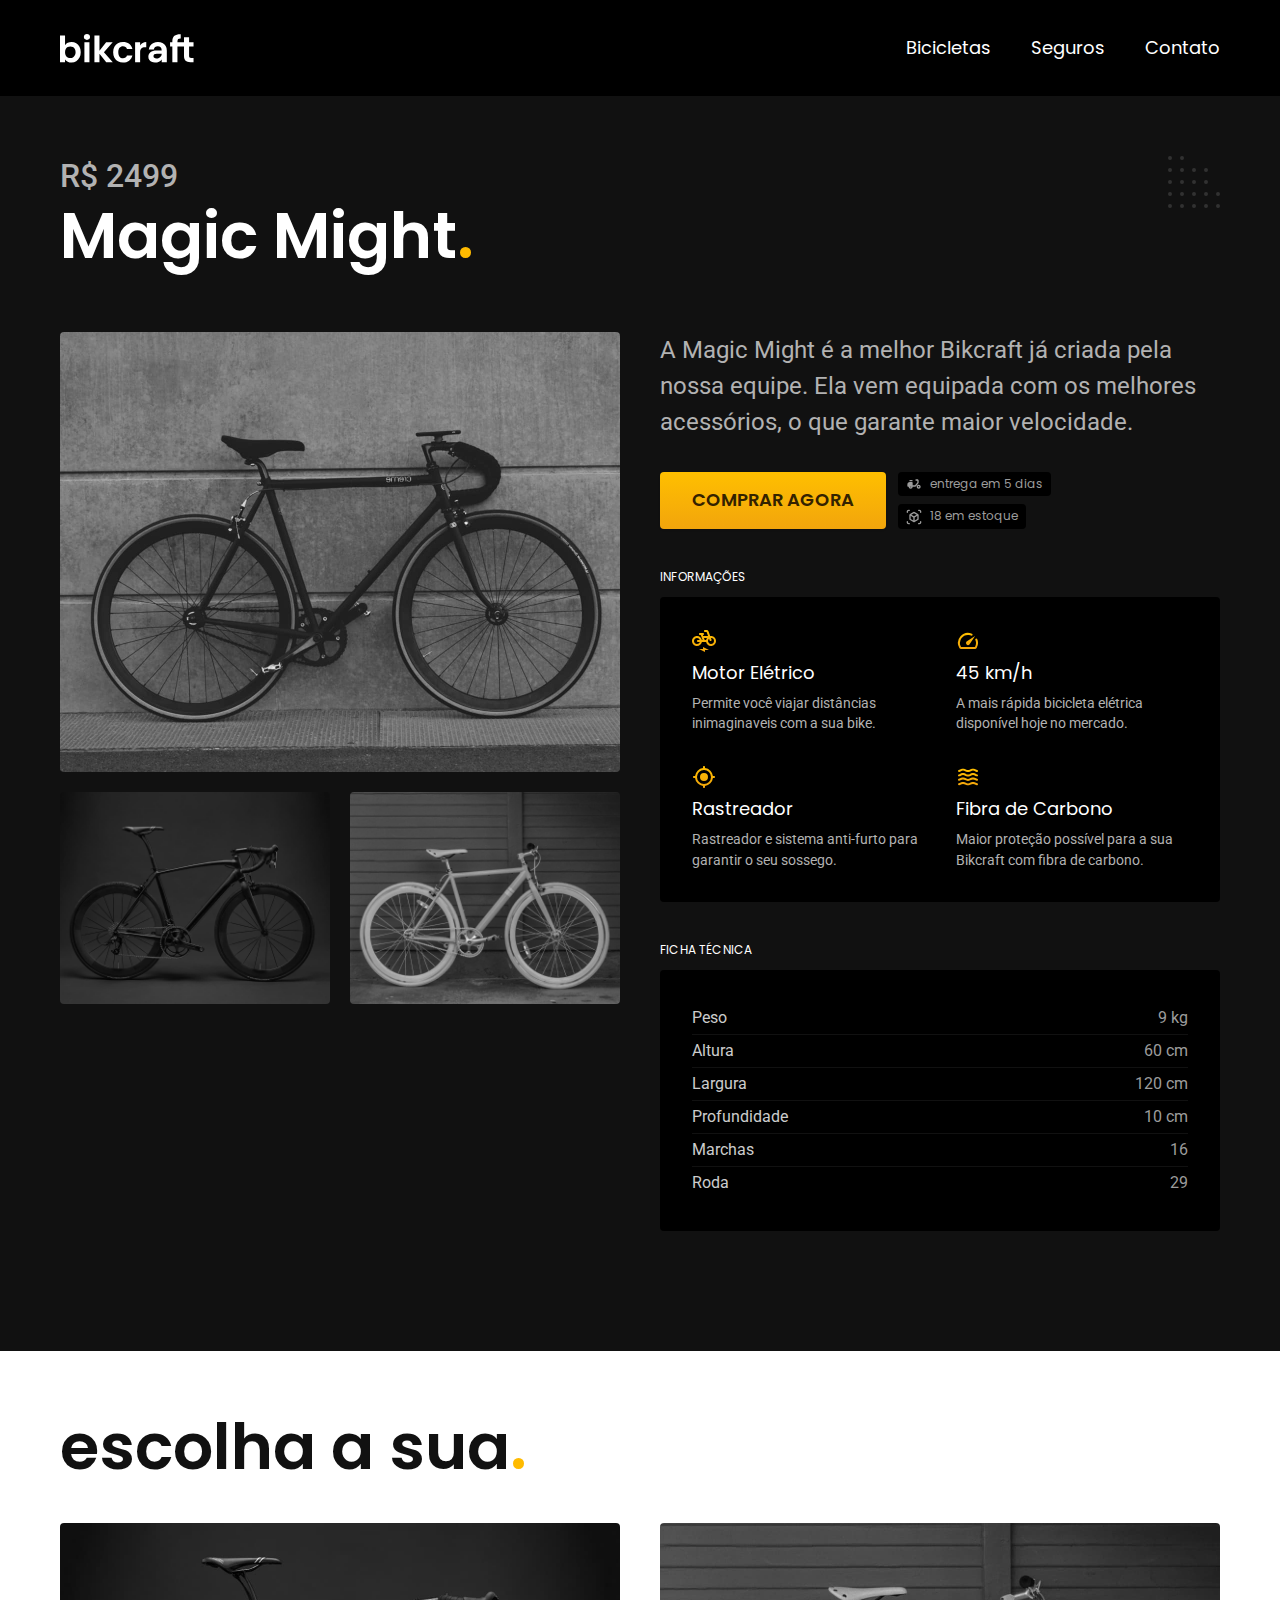
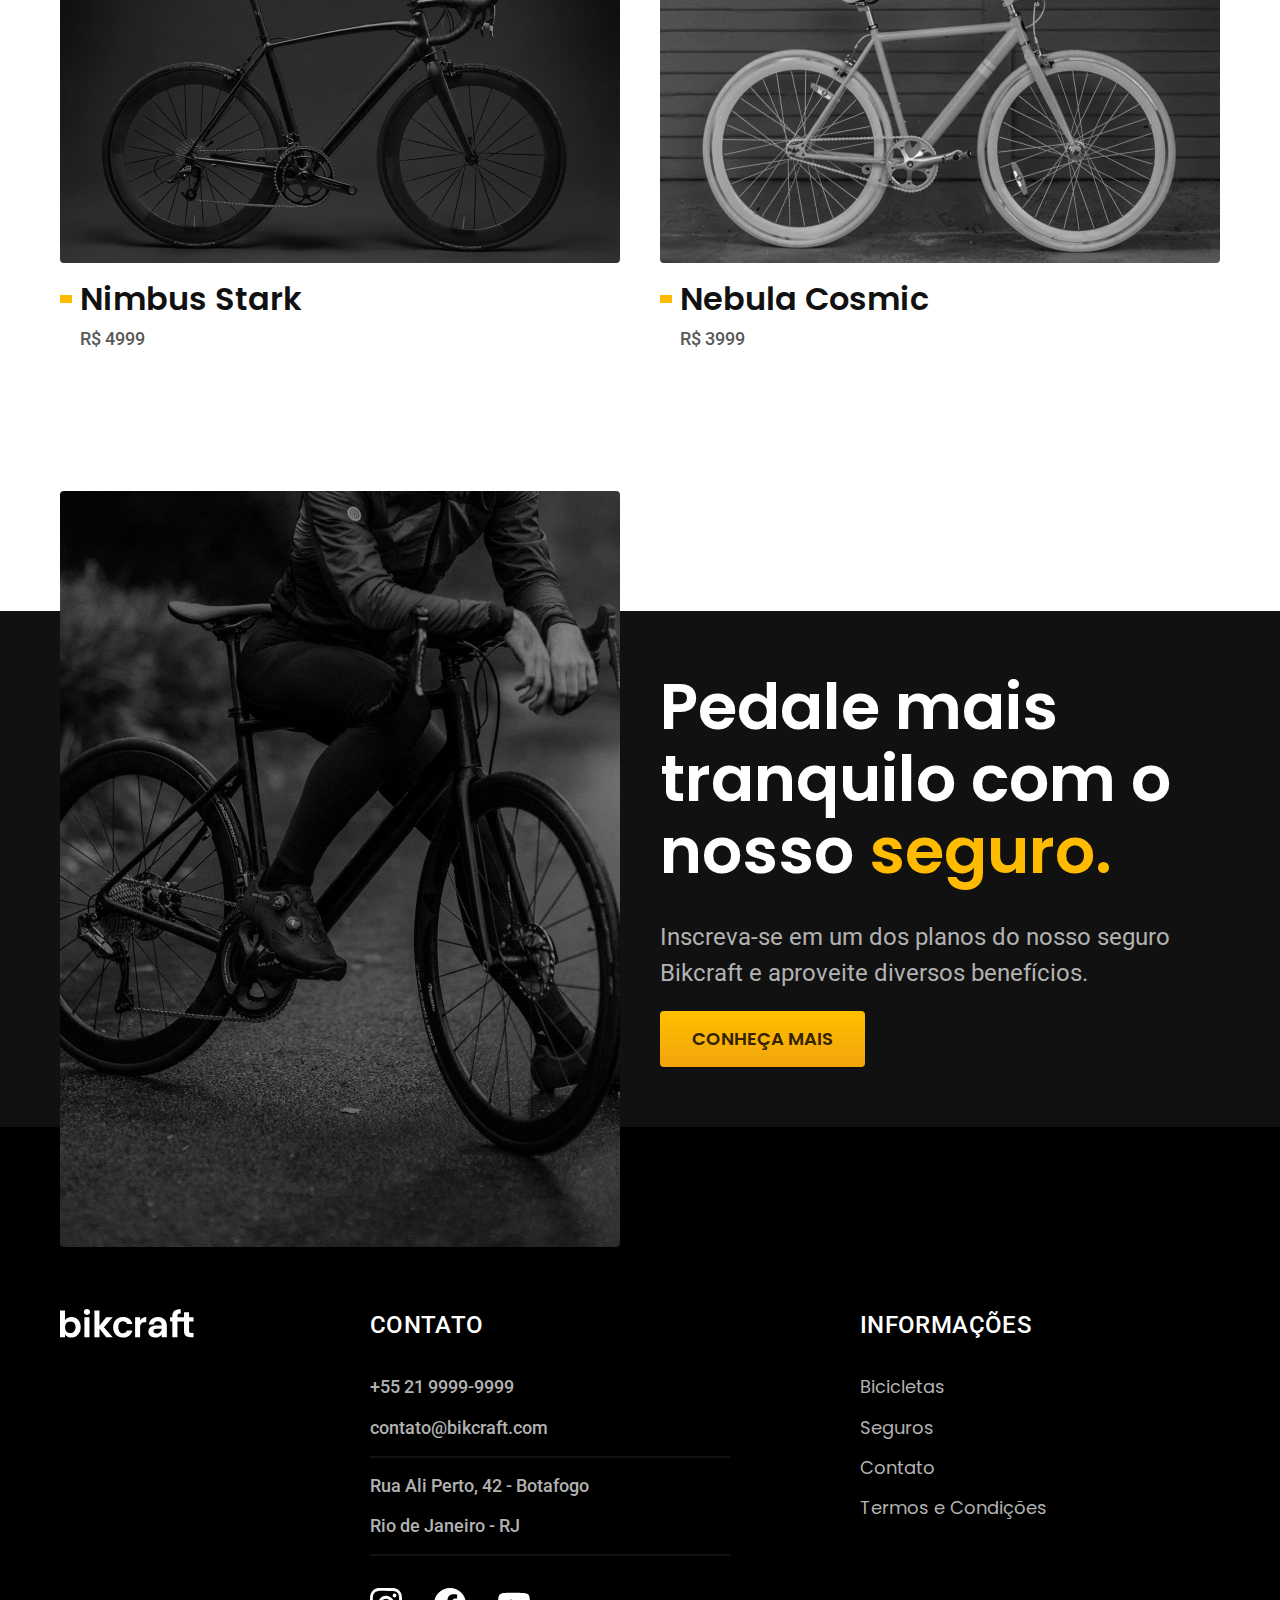
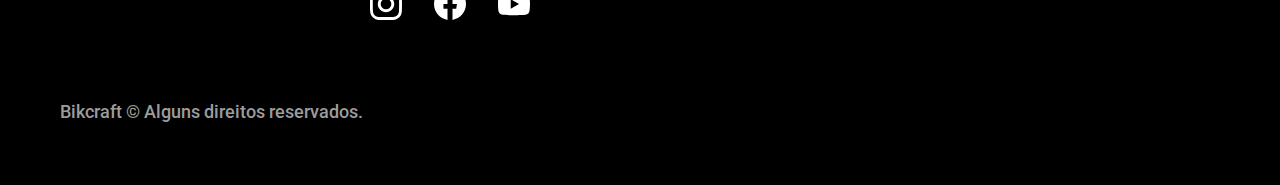
<file: bicicletas/magic.html>
<!DOCTYPE html>
<html lang="pt-br">
  <head>
    <meta charset="UTF-8" />
    <meta name="viewport" content="width=device-width, initial-scale=1.0" />

    <title>Magic | Bikcraft</title>
    <meta name="description" content="Magic." />

    <link rel="icon" href="../favicon.svg" type="image/svg+xml" />
    <link rel="preload" href="../css/style.min.css" as="style" />
    <link rel="stylesheet" href="../css/style.min.css" />

    <script>
      document.documentElement.classList.add("js");
    </script>

    <link rel="preconnect" href="https://fonts.googleapis.com" />
    <link rel="preconnect" href="https://fonts.gstatic.com" crossorigin />
    <link
      href="https://fonts.googleapis.com/css2?family=Merriweather:ital,wght@1,900&family=Poppins:wght@400;600&family=Roboto:wght@400;500&display=swap"
      rel="stylesheet"
    />
  </head>

  <body id="bicicleta">
    <header class="header-bg">
      <div class="header container">
        <a href="../">
          <img src="../img/bikcraft.svg" alt="Bikcraft" />
        </a>

        <nav aria-label="primaria">
          <ul class="header-menu font-1-m cor-0">
            <li><a href="../bicicletas.html">Bicicletas</a></li>
            <li><a href="../seguros.html">Seguros</a></li>
            <li><a href="../contato.html">Contato</a></li>
          </ul>
        </nav>
      </div>
    </header>

    <main class="titulo-bg">
      <div>
        <div class="titulo container">
          <p class="font-2-xl cor-5">R$ 2499</p>
          <h1 class="font-1-xxl cor-0">
            Magic Might<span class="cor-p1">.</span>
          </h1>
        </div>
      </div>
      <div class="bicicleta container">
        <div class="bicicleta-imagens">
          <img src="../img/bicicleta/nimbus2.jpg" alt="" />
          <img src="../img/bicicleta/nimbus1.jpg" alt="" />
          <img src="../img/bicicleta/nimbus3.jpg" alt="" />
        </div>
        <div class="bicicleta-conteudo">
          <p class="font-2-l cor-5">
            A Magic Might é a melhor Bikcraft já criada pela nossa equipe. Ela
            vem equipada com os melhores acessórios, o que garante maior
            velocidade.
          </p>
          <div class="bicicleta-comprar">
            <a
              class="botao"
              href="../orcamento.html?tipo=bikcraft&produto=magic"
              >Comprar Agora</a
            >
            <span class="font-1-xs cor-6"
              ><img src="../img/icones/entrega.svg" alt="" /> entrega em 5
              dias</span
            >
            <span class="font-1-xs cor-6"
              ><img src="../img/icones/estoque.svg" alt="" /> 18 em
              estoque</span
            >
          </div>

          <h2 class="font-1-xs cor-0">Informações</h2>
          <ul class="bicicleta-informacoes">
            <li>
              <img src="../img/icones/eletrica.svg" alt="" />
              <h3 class="font-1-m cor-0">Motor Elétrico</h3>
              <p class="font-2-xs cor-5">
                Permite você viajar distâncias inimaginaveis com a sua bike.
              </p>
            </li>
            <li>
              <img src="../img/icones/velocidade.svg" alt="" />
              <h3 class="font-1-m cor-0">45 km/h</h3>
              <p class="font-2-xs cor-5">
                A mais rápida bicicleta elétrica disponível hoje no mercado.
              </p>
            </li>
            <li>
              <img src="../img/icones/rastreador.svg" alt="" />
              <h3 class="font-1-m cor-0">Rastreador</h3>
              <p class="font-2-xs cor-5">
                Rastreador e sistema anti-furto para garantir o seu sossego.
              </p>
            </li>
            <li>
              <img src="../img/icones/carbono.svg" alt="" />
              <h3 class="font-1-m cor-0">Fibra de Carbono</h3>
              <p class="font-2-xs cor-5">
                Maior proteção possível para a sua Bikcraft com fibra de
                carbono.
              </p>
            </li>
          </ul>
          <h2 class="font-1-xs cor-0">Ficha Técnica</h2>
          <ul class="bicicleta-ficha font-2-s cor-4">
            <li>Peso <span>9 kg</span></li>
            <li>Altura <span>60 cm</span></li>
            <li>Largura <span>120 cm</span></li>
            <li>Profundidade <span>10 cm</span></li>
            <li>Marchas <span>16</span></li>
            <li>Roda <span>29</span></li>
          </ul>
        </div>
      </div>
    </main>

    <article class="bicicletas-lista container">
      <h2 class="font-1-xxl">escolha a sua<span class="cor-p1">.</span></h2>

      <ul>
        <li>
          <a href="./nimbus.html">
            <img src="../img/bicicletas/nimbus.jpg" alt="Bicicleta preta" />
            <h3 class="font-1-xl">Nimbus Stark</h3>
            <span class="font-2-m cor-8">R$ 4999</span>
          </a>
        </li>
        <li>
          <a href="./nebula.html">
            <img src="../img/bicicletas/nebula.jpg" alt="Bicicleta preta" />
            <h3 class="font-1-xl">Nebula Cosmic</h3>
            <span class="font-2-m cor-8">R$ 3999</span>
          </a>
        </li>
      </ul>
    </article>

    <article class="seguro-bg">
      <div class="seguro container">
        <div class="seguro-imagem">
          <img
            src="../img/fotos/seguros.jpg"
            alt="Pessoa parada em cima de uma bicicleta."
          />
        </div>
        <div class="seguro-conteudo">
          <h2 class="font-1-xxl cor-0">
            Pedale mais tranquilo com o nosso
            <span class="cor-p1">seguro.</span>
          </h2>
          <p class="font-2-l cor-5">
            Inscreva-se em um dos planos do nosso seguro Bikcraft e aproveite
            diversos benefícios.
          </p>
          <a class="botao" href="../seguros.html">Conheça Mais</a>
        </div>
      </div>
    </article>

    <footer class="footer-bg">
      <div class="footer container">
        <img src="../img/bikcraft.svg" alt="Bikcraft" />
        <div class="footer-contato">
          <h3 class="font-2-l-b cor-0">Contato</h3>
          <ul class="font-2-m cor-5">
            <li><a href="tel:+552199999999">+55 21 9999-9999</a></li>
            <li>
              <a href="mailto:contato@bikcraft.com">contato@bikcraft.com</a>
            </li>
            <li>Rua Ali Perto, 42 - Botafogo</li>
            <li>Rio de Janeiro - RJ</li>
          </ul>
          <div class="footer-redes">
            <a href="../">
              <img src="../img/redes/instagram.svg" alt="Instagram" />
            </a>
            <a href="../">
              <img src="../img/redes/facebook.svg" alt="Facebook" />
            </a>
            <a href="../">
              <img src="../img/redes/youtube.svg" alt="Youtube" />
            </a>
          </div>
        </div>
        <div class="footer-informacoes">
          <h3 class="font-2-l-b cor-0">Informações</h3>
          <nav>
            <ul class="font-1-m cor-5">
              <li><a href="../bicicletas.html">Bicicletas</a></li>
              <li><a href="../seguros.html">Seguros</a></li>
              <li><a href="../contato.html">Contato</a></li>
              <li><a href="../termos.html">Termos e Condições</a></li>
            </ul>
          </nav>
        </div>
        <p class="footer-copy font-2-m cor-6">
          Bikcraft © Alguns direitos reservados.
        </p>
      </div>
    </footer>
    <script src="../js/script.js"></script>
  </body>
</html>
</file>
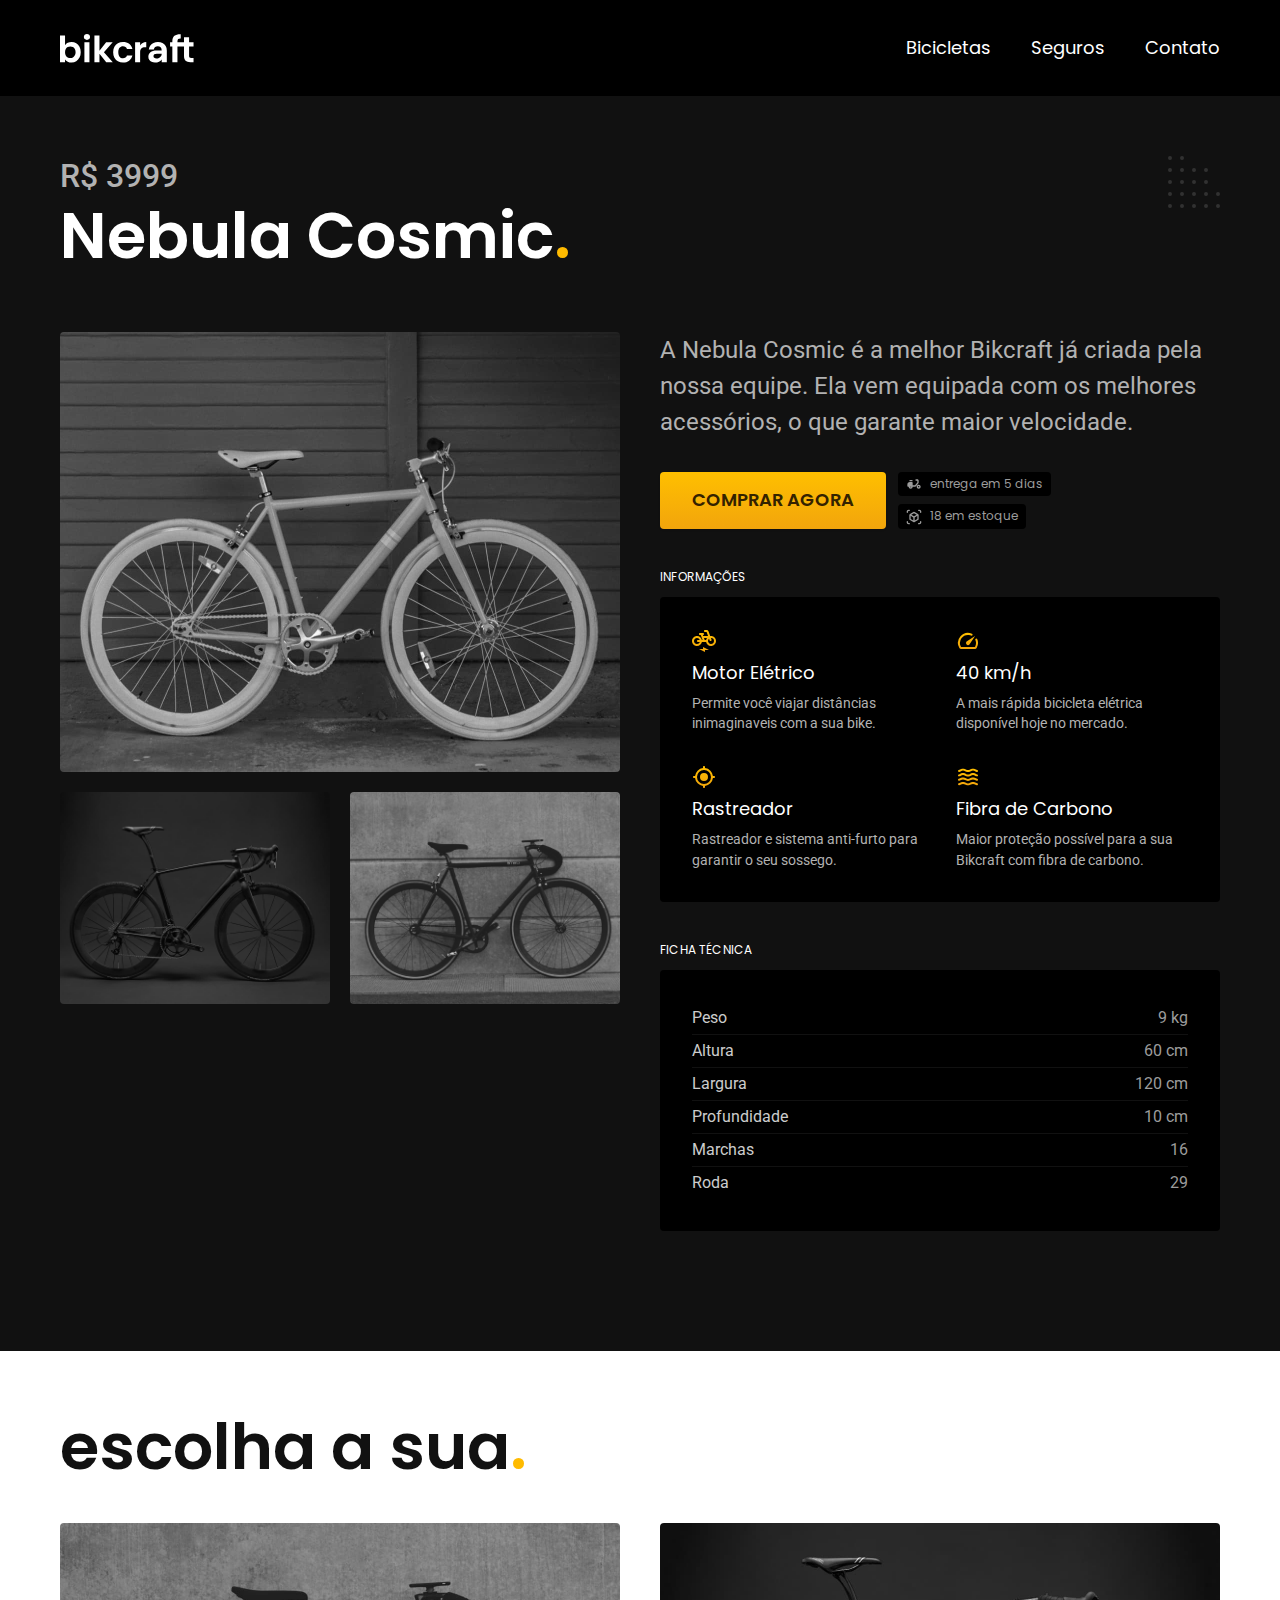
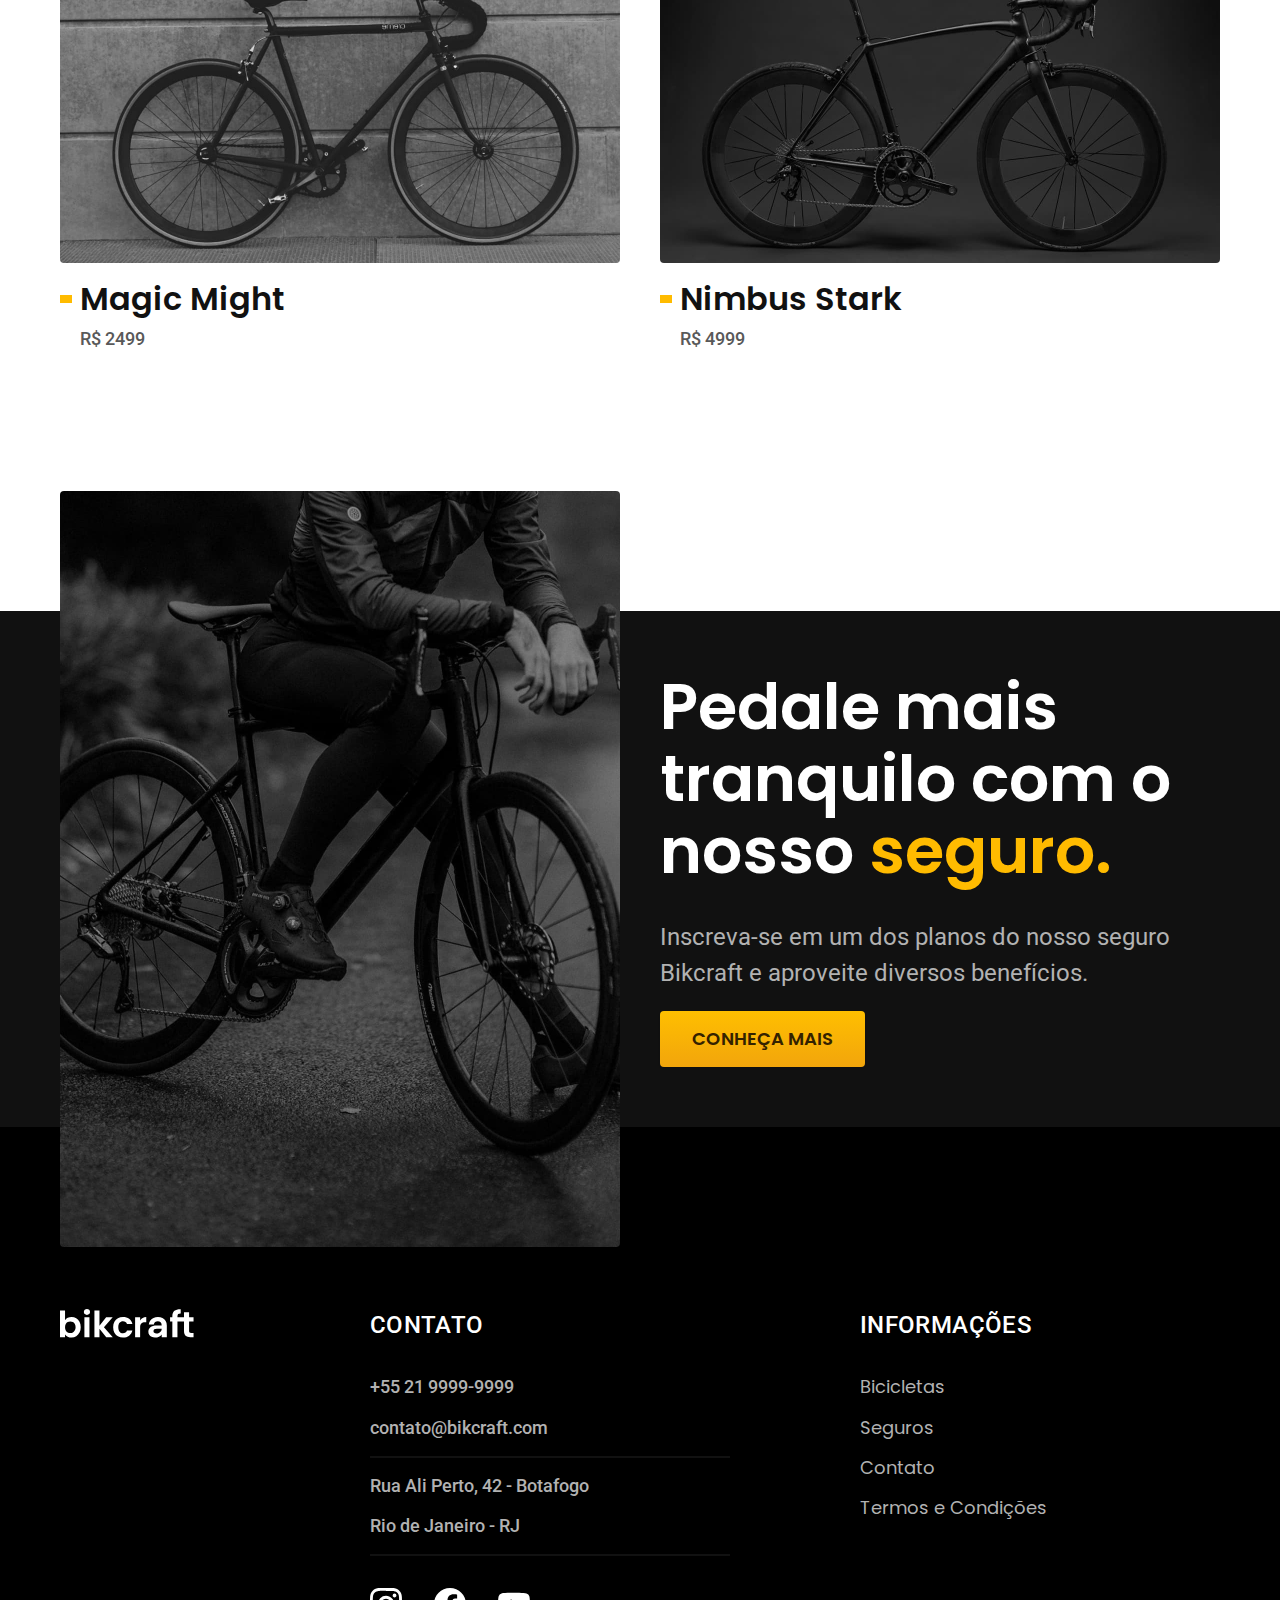
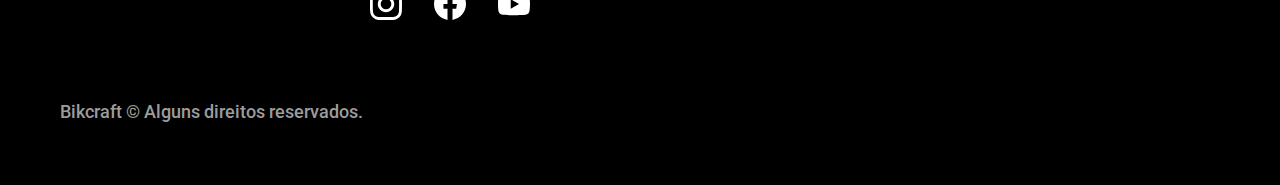
<file: bicicletas/nebula.html>
<!DOCTYPE html>
<html lang="pt-br">
  <head>
    <meta charset="UTF-8" />
    <meta name="viewport" content="width=device-width, initial-scale=1.0" />

    <title>Nebula | Bikcraft</title>
    <meta name="description" content="Nebula." />

    <link rel="icon" href="../favicon.svg" type="image/svg+xml" />
    <link rel="preload" href="../css/style.min.css" as="style" />
    <link rel="stylesheet" href="../css/style.min.css" />

    <script>
      document.documentElement.classList.add("js");
    </script>

    <link rel="preconnect" href="https://fonts.googleapis.com" />
    <link rel="preconnect" href="https://fonts.gstatic.com" crossorigin />
    <link
      href="https://fonts.googleapis.com/css2?family=Merriweather:ital,wght@1,900&family=Poppins:wght@400;600&family=Roboto:wght@400;500&display=swap"
      rel="stylesheet"
    />
  </head>

  <body id="bicicleta">
    <header class="header-bg">
      <div class="header container">
        <a href="../">
          <img src="../img/bikcraft.svg" alt="Bikcraft" />
        </a>

        <nav aria-label="primaria">
          <ul class="header-menu font-1-m cor-0">
            <li><a href="../bicicletas.html">Bicicletas</a></li>
            <li><a href="../seguros.html">Seguros</a></li>
            <li><a href="../contato.html">Contato</a></li>
          </ul>
        </nav>
      </div>
    </header>

    <main class="titulo-bg">
      <div>
        <div class="titulo container">
          <p class="font-2-xl cor-5">R$ 3999</p>
          <h1 class="font-1-xxl cor-0">
            Nebula Cosmic<span class="cor-p1">.</span>
          </h1>
        </div>
      </div>
      <div class="bicicleta container">
        <div class="bicicleta-imagens">
          <img src="../img/bicicleta/nimbus3.jpg" alt="" />
          <img src="../img/bicicleta/nimbus1.jpg" alt="" />
          <img src="../img/bicicleta/nimbus2.jpg" alt="" />
        </div>
        <div class="bicicleta-conteudo">
          <p class="font-2-l cor-5">
            A Nebula Cosmic é a melhor Bikcraft já criada pela nossa equipe. Ela
            vem equipada com os melhores acessórios, o que garante maior
            velocidade.
          </p>
          <div class="bicicleta-comprar">
            <a
              class="botao"
              href="../orcamento.html?tipo=bikcraft&produto=nebula"
              >Comprar Agora</a
            >
            <span class="font-1-xs cor-6"
              ><img src="../img/icones/entrega.svg" alt="" /> entrega em 5
              dias</span
            >
            <span class="font-1-xs cor-6"
              ><img src="../img/icones/estoque.svg" alt="" /> 18 em
              estoque</span
            >
          </div>

          <h2 class="font-1-xs cor-0">Informações</h2>
          <ul class="bicicleta-informacoes">
            <li>
              <img src="../img/icones/eletrica.svg" alt="" />
              <h3 class="font-1-m cor-0">Motor Elétrico</h3>
              <p class="font-2-xs cor-5">
                Permite você viajar distâncias inimaginaveis com a sua bike.
              </p>
            </li>
            <li>
              <img src="../img/icones/velocidade.svg" alt="" />
              <h3 class="font-1-m cor-0">40 km/h</h3>
              <p class="font-2-xs cor-5">
                A mais rápida bicicleta elétrica disponível hoje no mercado.
              </p>
            </li>
            <li>
              <img src="../img/icones/rastreador.svg" alt="" />
              <h3 class="font-1-m cor-0">Rastreador</h3>
              <p class="font-2-xs cor-5">
                Rastreador e sistema anti-furto para garantir o seu sossego.
              </p>
            </li>
            <li>
              <img src="../img/icones/carbono.svg" alt="" />
              <h3 class="font-1-m cor-0">Fibra de Carbono</h3>
              <p class="font-2-xs cor-5">
                Maior proteção possível para a sua Bikcraft com fibra de
                carbono.
              </p>
            </li>
          </ul>
          <h2 class="font-1-xs cor-0">Ficha Técnica</h2>
          <ul class="bicicleta-ficha font-2-s cor-4">
            <li>Peso <span>9 kg</span></li>
            <li>Altura <span>60 cm</span></li>
            <li>Largura <span>120 cm</span></li>
            <li>Profundidade <span>10 cm</span></li>
            <li>Marchas <span>16</span></li>
            <li>Roda <span>29</span></li>
          </ul>
        </div>
      </div>
    </main>

    <article class="bicicletas-lista container">
      <h2 class="font-1-xxl">escolha a sua<span class="cor-p1">.</span></h2>

      <ul>
        <li>
          <a href="./magic.html">
            <img src="../img/bicicletas/magic.jpg" alt="Bicicleta preta" />
            <h3 class="font-1-xl">Magic Might</h3>
            <span class="font-2-m cor-8">R$ 2499</span>
          </a>
        </li>
        <li>
          <a href="./nimbus.html">
            <img src="../img/bicicletas/nimbus.jpg" alt="Bicicleta preta" />
            <h3 class="font-1-xl">Nimbus Stark</h3>
            <span class="font-2-m cor-8">R$ 4999</span>
          </a>
        </li>
      </ul>
    </article>

    <article class="seguro-bg">
      <div class="seguro container">
        <div class="seguro-imagem">
          <img
            src="../img/fotos/seguros.jpg"
            alt="Pessoa parada em cima de uma bicicleta."
          />
        </div>
        <div class="seguro-conteudo">
          <h2 class="font-1-xxl cor-0">
            Pedale mais tranquilo com o nosso
            <span class="cor-p1">seguro.</span>
          </h2>
          <p class="font-2-l cor-5">
            Inscreva-se em um dos planos do nosso seguro Bikcraft e aproveite
            diversos benefícios.
          </p>
          <a class="botao" href="../seguros.html">Conheça Mais</a>
        </div>
      </div>
    </article>

    <footer class="footer-bg">
      <div class="footer container">
        <img src="../img/bikcraft.svg" alt="Bikcraft" />
        <div class="footer-contato">
          <h3 class="font-2-l-b cor-0">Contato</h3>
          <ul class="font-2-m cor-5">
            <li><a href="tel:+552199999999">+55 21 9999-9999</a></li>
            <li>
              <a href="mailto:contato@bikcraft.com">contato@bikcraft.com</a>
            </li>
            <li>Rua Ali Perto, 42 - Botafogo</li>
            <li>Rio de Janeiro - RJ</li>
          </ul>
          <div class="footer-redes">
            <a href="../">
              <img src="../img/redes/instagram.svg" alt="Instagram" />
            </a>
            <a href="../">
              <img src="../img/redes/facebook.svg" alt="Facebook" />
            </a>
            <a href="../">
              <img src="../img/redes/youtube.svg" alt="Youtube" />
            </a>
          </div>
        </div>
        <div class="footer-informacoes">
          <h3 class="font-2-l-b cor-0">Informações</h3>
          <nav>
            <ul class="font-1-m cor-5">
              <li><a href="../bicicletas.html">Bicicletas</a></li>
              <li><a href="../seguros.html">Seguros</a></li>
              <li><a href="../contato.html">Contato</a></li>
              <li><a href="../termos.html">Termos e Condições</a></li>
            </ul>
          </nav>
        </div>
        <p class="footer-copy font-2-m cor-6">
          Bikcraft © Alguns direitos reservados.
        </p>
      </div>
    </footer>
    <script src="../js/script.js"></script>
  </body>
</html>
</file>
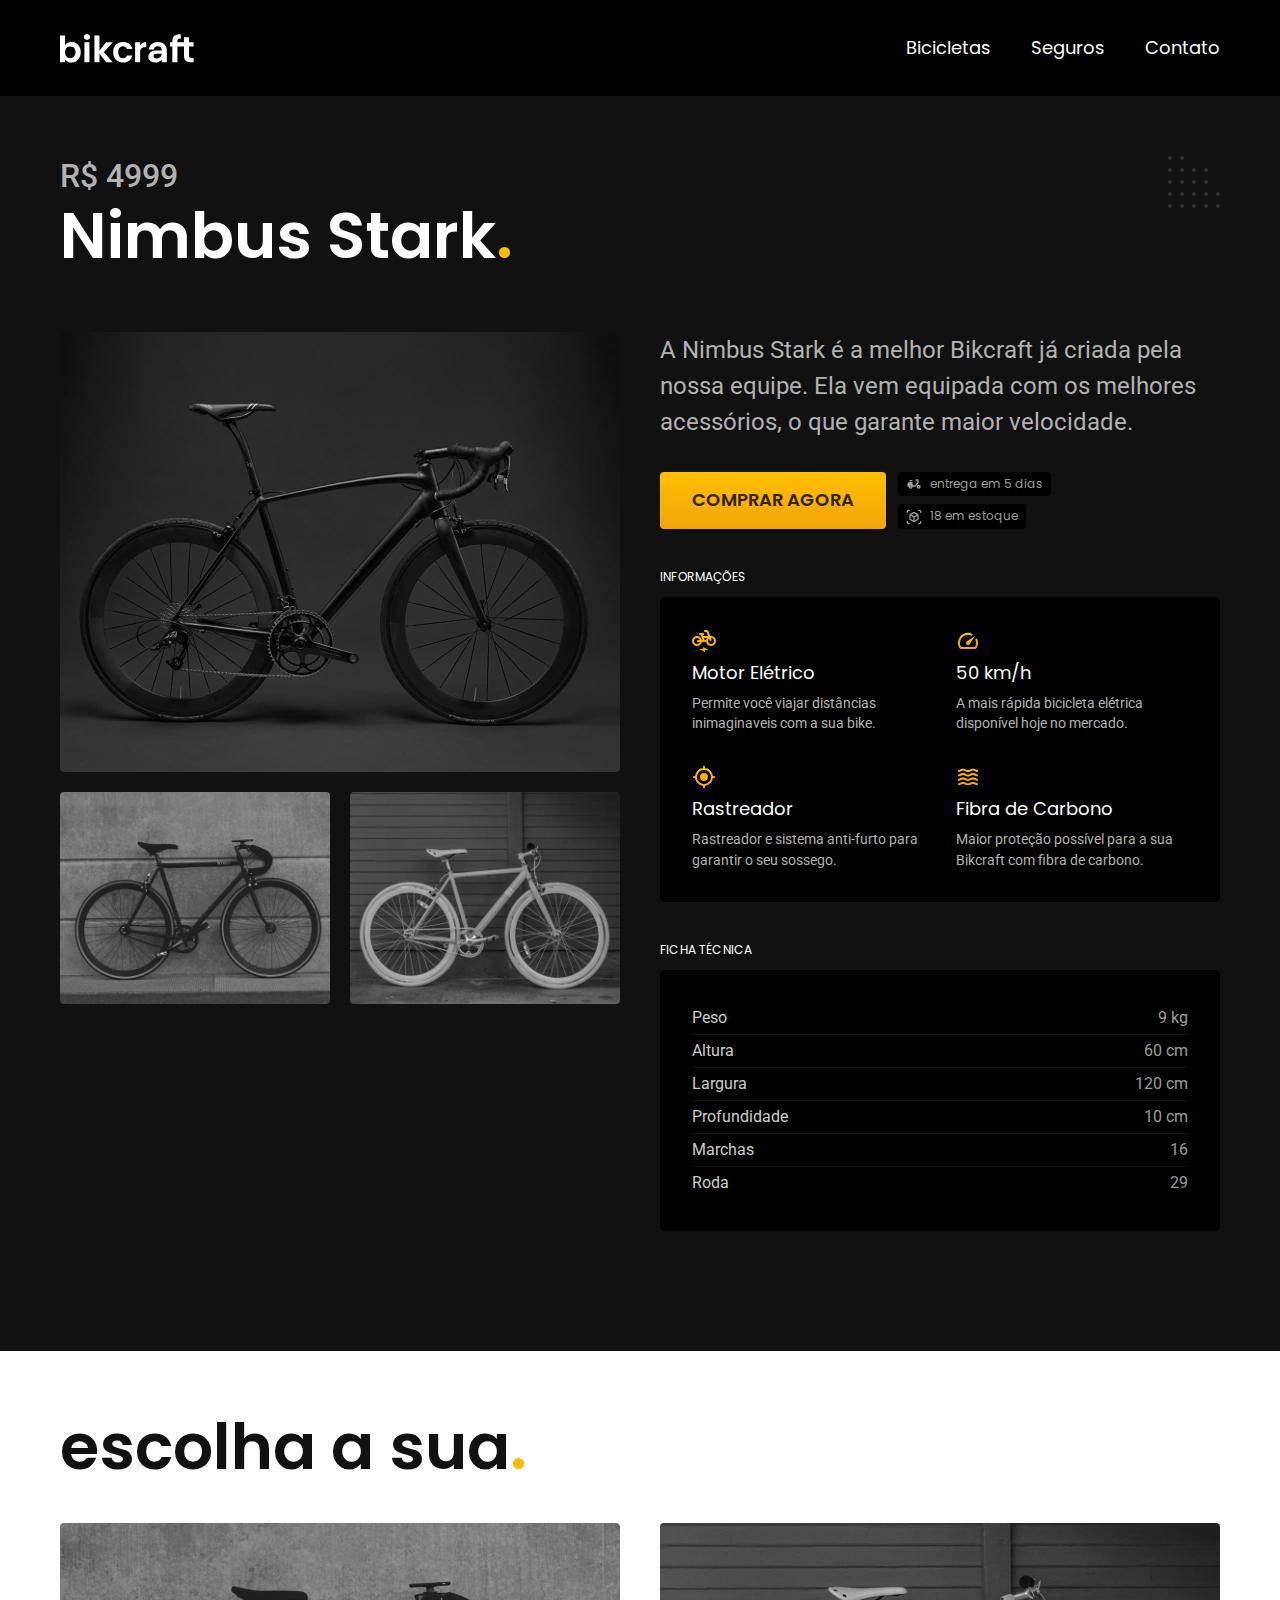
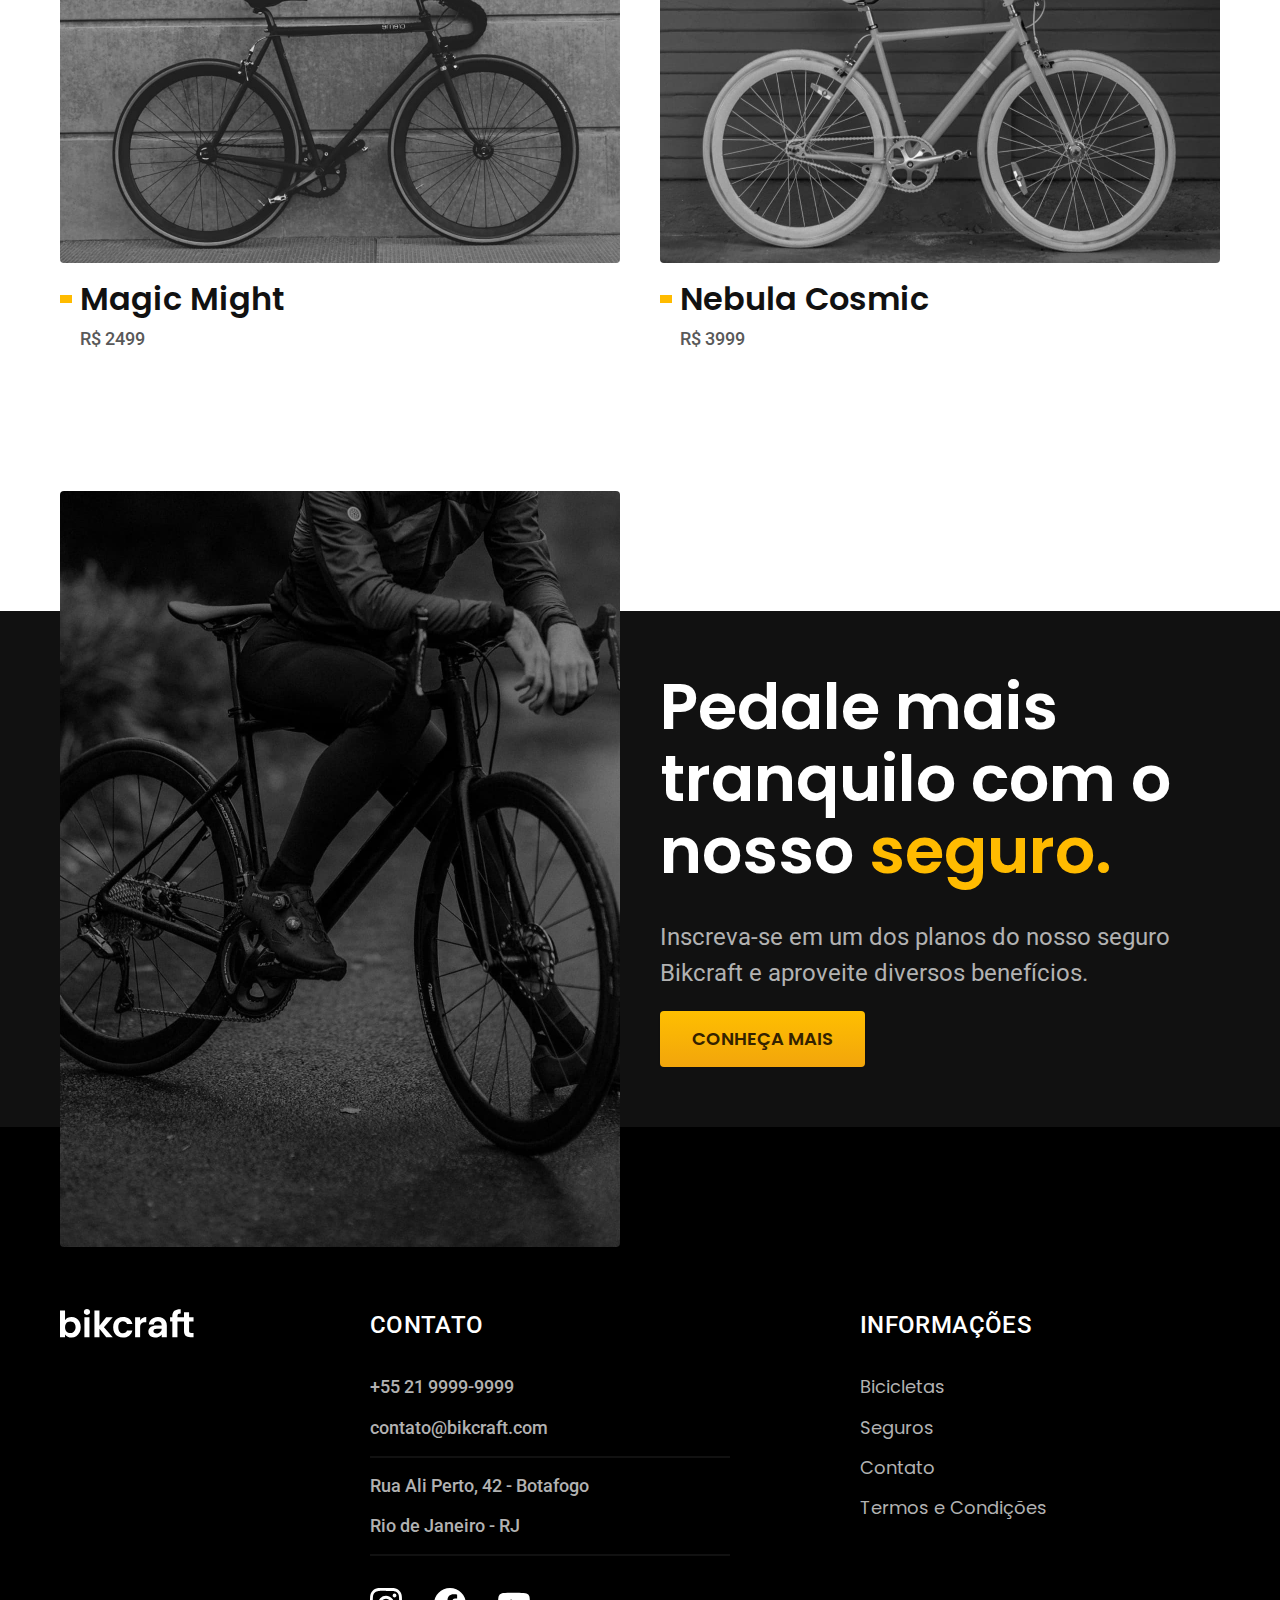
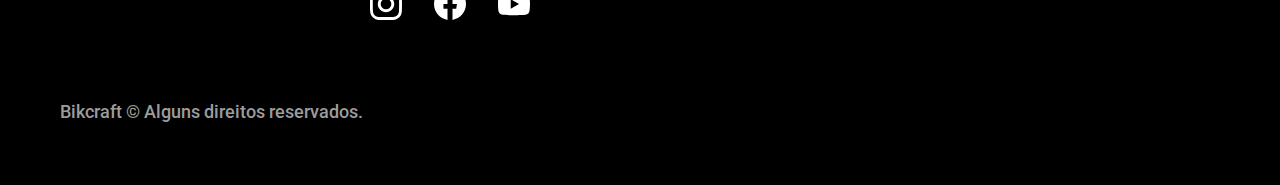
<file: bicicletas/nimbus.html>
<!DOCTYPE html>
<html lang="pt-br">
  <head>
    <meta charset="UTF-8" />
    <meta name="viewport" content="width=device-width, initial-scale=1.0" />

    <title>Nimbus | Bikcraft</title>
    <meta name="description" content="Nimbus." />

    <link rel="icon" href="../favicon.svg" type="image/svg+xml" />
    <link rel="preload" href="../css/style.min.css" as="style" />
    <link rel="stylesheet" href="../css/style.min.css" />

    <script>
      document.documentElement.classList.add("js");
    </script>

    <link rel="preconnect" href="https://fonts.googleapis.com" />
    <link rel="preconnect" href="https://fonts.gstatic.com" crossorigin />
    <link
      href="https://fonts.googleapis.com/css2?family=Merriweather:ital,wght@1,900&family=Poppins:wght@400;600&family=Roboto:wght@400;500&display=swap"
      rel="stylesheet"
    />
  </head>

  <body id="bicicleta">
    <header class="header-bg">
      <div class="header container">
        <a href="../">
          <img src="../img/bikcraft.svg" alt="Bikcraft" />
        </a>

        <nav aria-label="primaria">
          <ul class="header-menu font-1-m cor-0">
            <li><a href="../bicicletas.html">Bicicletas</a></li>
            <li><a href="../seguros.html">Seguros</a></li>
            <li><a href="../contato.html">Contato</a></li>
          </ul>
        </nav>
      </div>
    </header>

    <main class="titulo-bg">
      <div>
        <div class="titulo container">
          <p class="font-2-xl cor-5">R$ 4999</p>
          <h1 class="font-1-xxl cor-0">
            Nimbus Stark<span class="cor-p1">.</span>
          </h1>
        </div>
      </div>
      <div class="bicicleta container">
        <div class="bicicleta-imagens">
          <img src="../img/bicicleta/nimbus1.jpg" alt="" />
          <img src="../img/bicicleta/nimbus2.jpg" alt="" />
          <img src="../img/bicicleta/nimbus3.jpg" alt="" />
        </div>
        <div class="bicicleta-conteudo">
          <p class="font-2-l cor-5">
            A Nimbus Stark é a melhor Bikcraft já criada pela nossa equipe. Ela
            vem equipada com os melhores acessórios, o que garante maior
            velocidade.
          </p>
          <div class="bicicleta-comprar">
            <a
              class="botao"
              href="../orcamento.html?tipo=bikcraft&produto=nimbus"
              >Comprar Agora</a
            >
            <span class="font-1-xs cor-6"
              ><img src="../img/icones/entrega.svg" alt="" /> entrega em 5
              dias</span
            >
            <span class="font-1-xs cor-6"
              ><img src="../img/icones/estoque.svg" alt="" /> 18 em
              estoque</span
            >
          </div>

          <h2 class="font-1-xs cor-0">Informações</h2>
          <ul class="bicicleta-informacoes">
            <li>
              <img src="../img/icones/eletrica.svg" alt="" />
              <h3 class="font-1-m cor-0">Motor Elétrico</h3>
              <p class="font-2-xs cor-5">
                Permite você viajar distâncias inimaginaveis com a sua bike.
              </p>
            </li>
            <li>
              <img src="../img/icones/velocidade.svg" alt="" />
              <h3 class="font-1-m cor-0">50 km/h</h3>
              <p class="font-2-xs cor-5">
                A mais rápida bicicleta elétrica disponível hoje no mercado.
              </p>
            </li>
            <li>
              <img src="../img/icones/rastreador.svg" alt="" />
              <h3 class="font-1-m cor-0">Rastreador</h3>
              <p class="font-2-xs cor-5">
                Rastreador e sistema anti-furto para garantir o seu sossego.
              </p>
            </li>
            <li>
              <img src="../img/icones/carbono.svg" alt="" />
              <h3 class="font-1-m cor-0">Fibra de Carbono</h3>
              <p class="font-2-xs cor-5">
                Maior proteção possível para a sua Bikcraft com fibra de
                carbono.
              </p>
            </li>
          </ul>
          <h2 class="font-1-xs cor-0">Ficha Técnica</h2>
          <ul class="bicicleta-ficha font-2-s cor-4">
            <li>Peso <span>9 kg</span></li>
            <li>Altura <span>60 cm</span></li>
            <li>Largura <span>120 cm</span></li>
            <li>Profundidade <span>10 cm</span></li>
            <li>Marchas <span>16</span></li>
            <li>Roda <span>29</span></li>
          </ul>
        </div>
      </div>
    </main>

    <article class="bicicletas-lista container">
      <h2 class="font-1-xxl">escolha a sua<span class="cor-p1">.</span></h2>

      <ul>
        <li>
          <a href="./magic.html">
            <img src="../img/bicicletas/magic.jpg" alt="Bicicleta preta" />
            <h3 class="font-1-xl">Magic Might</h3>
            <span class="font-2-m cor-8">R$ 2499</span>
          </a>
        </li>
        <li>
          <a href="./nebula.html">
            <img src="../img/bicicletas/nebula.jpg" alt="Bicicleta preta" />
            <h3 class="font-1-xl">Nebula Cosmic</h3>
            <span class="font-2-m cor-8">R$ 3999</span>
          </a>
        </li>
      </ul>
    </article>

    <article class="seguro-bg">
      <div class="seguro container">
        <div class="seguro-imagem">
          <img
            src="../img/fotos/seguros.jpg"
            alt="Pessoa parada em cima de uma bicicleta."
          />
        </div>
        <div class="seguro-conteudo">
          <h2 class="font-1-xxl cor-0">
            Pedale mais tranquilo com o nosso
            <span class="cor-p1">seguro.</span>
          </h2>
          <p class="font-2-l cor-5">
            Inscreva-se em um dos planos do nosso seguro Bikcraft e aproveite
            diversos benefícios.
          </p>
          <a class="botao" href="../seguros.html">Conheça Mais</a>
        </div>
      </div>
    </article>

    <footer class="footer-bg">
      <div class="footer container">
        <img src="../img/bikcraft.svg" alt="Bikcraft" />
        <div class="footer-contato">
          <h3 class="font-2-l-b cor-0">Contato</h3>
          <ul class="font-2-m cor-5">
            <li><a href="tel:+552199999999">+55 21 9999-9999</a></li>
            <li>
              <a href="mailto:contato@bikcraft.com">contato@bikcraft.com</a>
            </li>
            <li>Rua Ali Perto, 42 - Botafogo</li>
            <li>Rio de Janeiro - RJ</li>
          </ul>
          <div class="footer-redes">
            <a href="../">
              <img src="../img/redes/instagram.svg" alt="Instagram" />
            </a>
            <a href="../">
              <img src="../img/redes/facebook.svg" alt="Facebook" />
            </a>
            <a href="../">
              <img src="../img/redes/youtube.svg" alt="Youtube" />
            </a>
          </div>
        </div>
        <div class="footer-informacoes">
          <h3 class="font-2-l-b cor-0">Informações</h3>
          <nav>
            <ul class="font-1-m cor-5">
              <li><a href="../bicicletas.html">Bicicletas</a></li>
              <li><a href="../seguros.html">Seguros</a></li>
              <li><a href="../contato.html">Contato</a></li>
              <li><a href="../termos.html">Termos e Condições</a></li>
            </ul>
          </nav>
        </div>
        <p class="footer-copy font-2-m cor-6">
          Bikcraft © Alguns direitos reservados.
        </p>
      </div>
    </footer>
    <script src="../js/script.js"></script>
  </body>
</html>
</file>
<file: css/style.min.css>
body{margin:0;font-family:Arial,Helvetica,sans-serif;color:#111}blockquote,dd,h1,h2,h3,h4,p,ul{margin:0}ul{padding:0;list-style:none}a{text-decoration:none;color:inherit}img{max-width:100%;height:auto;display:block}img[src$=".jpg"]{border-radius:4px}.font-1-xs{font:400 0.75rem/1.35 Poppins,sans-serif}.font-2-xs{font:400 0.875rem/1.43 Roboto,sans-serif}.font-1-s{font:400 1rem/1.5 Poppins,sans-serif}.font-2-s{font:400 1rem/1.5 Roboto,sans-serif}.font-1-m,.font-1-m-b{font:400 1.125rem/1.35 Poppins,sans-serif}.font-1-m-b{font-weight:600}.font-2-m{font:500 1.125rem/1.35 Roboto,sans-serif}.font-1-l{font:400 1.5rem/1.5 Poppins,sans-serif}.font-2-l,.font-2-l-b{font:400 1.5rem/1.5 Roboto,sans-serif}.font-2-l-b{font-weight:500;letter-spacing:.015em;text-transform:uppercase}.font-1-xl{font:600 2rem/1.25 Poppins,sans-serif}.font-2-xl{font:500 2rem/1.25 Roboto,sans-serif}.font-1-xxl{font:600 4rem/1.125 Poppins,sans-serif}@media (max-width:1200px){.font-1-xxl{font-size:3rem}.font-2-l,.font-2-l-b{font-size:1.125rem}}@media (max-width:800px){.font-1-xxl{font-size:2rem}.font-1-xl,.font-2-xl{font-size:1.5rem}}:root{--cor-0:#ffffff;--cor-1:#f7f7f7;--cor-2:#ededed;--cor-3:#dedede;--cor-4:#cccccc;--cor-5:#b2b2b2;--cor-6:#9c9c9c;--cor-7:#717171;--cor-8:#595959;--cor-9:#404040;--cor-10:#2e2e2e;--cor-11:#111111;--cor-12:#000000;--cor-p1:#ffbb00;--cor-p2:#e4a30b;--cor-p3:#a66f00;--cor-p4:#664400;--cor-p5:#332200}.cor-0{color:var(--cor-0)}.cor-1{color:var(--cor-1)}.cor-2{color:var(--cor-2)}.cor-3{color:var(--cor-3)}.cor-4{color:var(--cor-4)}.cor-5{color:var(--cor-5)}.cor-6{color:var(--cor-6)}.cor-7{color:var(--cor-7)}.cor-8{color:var(--cor-8)}.cor-9{color:var(--cor-9)}.cor-10{color:var(--cor-10)}.cor-11{color:var(--cor-11)}.cor-12{color:var(--cor-12)}.cor-p1{color:var(--cor-p1)}.cor-p2{color:var(--cor-p2)}.cor-p3{color:var(--cor-p3)}.cor-p4{color:var(--cor-p4)}.cor-p5{color:var(--cor-p5)}.js .fadeInDown{transform:translate3d(0,-20px,0)}.js .fadeInUp{transform:translate3d(0,20px,0)}.js .fadeInRight{transform:translate3d(20px,0,0)}.js .fadeInLeft{transform:translate3d(-20px,0,0)}.js [data-anime]{opacity:0}.js .anime{opacity:1;transform:none;transition:transform .8s,opacity .8s}.header-bg{background-color:var(--cor-12)}.header{display:flex;flex-wrap:wrap;gap:20px;justify-content:space-between;align-items:center;padding-top:20px;padding-bottom:20px}.header-menu{display:flex;flex-wrap:wrap;gap:40px}.header-menu a{display:inline-block;padding:16px 0;position:relative}.header-menu a:after{content:"";display:block;height:2px;width:0;background:var(--cor-0);margin-top:4px;transition:.3s;position:absolute}.header-menu a.ativo::after,.header-menu a:hover:after{width:100%}@media (max-width:800px){.header-menu{gap:20px}.header-menu a{background:var(--cor-11);padding:12px 16px;border-radius:4px}.header-menu a:hover{background-color:var(--cor-10)}.header a:after{display:none}}@media (max-width:600px){.header-menu{gap:12px}.header-menu a{padding:8px 12px;font-size:14px}}.footer-bg{background-color:var(--cor-12)}.footer{display:grid;grid-template-columns:3fr 5fr 4fr;gap:40px;padding-top:60px;padding-bottom:60px}.footer h3{margin-bottom:32px}.footer-contato ul{margin-bottom:32px}.footer-contato li:nth-child(2n):after{content:"";display:block;max-width:360px;height:2px;background:var(--cor-11);margin-top:16px}.footer li{margin-bottom:16px}.footer-redes{display:flex;gap:32px}.footer a:hover{color:var(--cor-0)}.footer-copy{grid-column:1/-1;margin-top:40px}@media (max-width:800px){.footer>img{display:none}.footer{grid-template-columns:1fr 1fr}}@media (max-width:600px){.footer{grid-template-columns:1fr;gap:60px}.footer-copy{margin-top:0}}.container{box-sizing:border-box;max-width:1200px;padding-left:20px;padding-right:20px;margin-left:auto;margin-right:auto}.botao{display:inline-block;padding:16px 32px;background:linear-gradient(#ffbf00,#f2a50c);border-radius:4px;box-shadow:0 1px 2px rgba(0,0,0,.1);text-transform:uppercase;color:var(--cor-p5);font:600 1.125rem/1.35 Poppins,sans-serif;max-width:max-content;border:none;cursor:pointer}.botao:hover{background:linear-gradient(#ffb60d,#e59317)}.botao.secundario{background:var(--cor-10);color:var(--cor-2)}.botao.secundario:hover{background:var(--cor-9)}.botao.seta{display:flex;align-items:center}.botao.seta::after{content:"";display:inline-block;width:18px;height:10px;margin-left:12px;background:url("../img/icones/seta.svg");transition:transform .2s}.botao.seta:hover::after{transform:translateX(4px)}@media (max-width:600px){.botao{padding:12px 16px;font-size:1rem}}.link{display:inline-block;color:var(--cor-p1);font:500 1.5rem/1.5 Poppins,sans-serif;text-transform:uppercase}.link::after{content:"";display:block;width:100%;height:4px;background-color:currentColor}.link:hover{color:var(--cor-0)}.titulo-bg{padding-top:60px;padding-bottom:60px;background-color:var(--cor-11)}.titulo{background:url(../img/dec/top-right.svg) no-repeat top right 20px}.titulo p{margin-bottom:4px}@media (max-width:800px){.titulo-bg{padding-top:40px;padding-bottom:40px}.titulo p{font-size:1rem;text-transform:lowercase;font-weight:400}}.form{display:grid;grid-template-columns:1fr 1fr;gap:20px}.form label{display:block;font:400 1rem/1.5 Poppins,sans-serif;margin-bottom:4px}.form .col-2{grid-column:span 2}.form input[type=email],.form input[type=text],.form textarea{font:400 1rem/1.5 Roboto,sans-serif;background:var(--cor-1);border:1px solid var(--cor-2);padding:12px;border-radius:4px;width:100%;box-sizing:border-box}.form input[type=email]:focus,.form input[type=text]:focus,.form textarea:focus{outline:0;border-color:var(--cor-p1);background:var(--cor-0);box-shadow:0 0 0 2px #fea}@media (max-width:600px){.form{grid-template-columns:1fr}.form .col-2{grid-column:1}}.introducao-bg{background:var(--cor-12) url(../img/dec/bottom-left.svg) no-repeat bottom 160px left 20px;box-shadow:inset 0 -120px var(--cor-0)}.introducao{display:grid;grid-template-columns:1fr 1fr;gap:0 40px}.introducao-conteudo{align-self:end;padding-bottom:200px}.introducao img{width:100%;height:100%;object-fit:cover;border-radius:4px}.introducao h1{margin-bottom:32px}.introducao p{margin-bottom:20px}@media (max-width:800px){.introducao-bg{background:var(--cor-11);padding-top:40px;box-shadow:inset 0 -60px #fff}.introducao{grid-template-columns:1fr;gap:32px}.introducao-conteudo{padding-bottom:0}.introducao h1{margin-bottom:16px}.introducao img{height:300px;width:100%}}.tecnologia-bg{background-color:var(--cor-11);box-shadow:inset 0 80px var(--cor-0),inset 0 -80px var(--cor-0)}.tecnologia{display:grid;grid-template-columns:1fr 1fr;gap:40px}.tecnologia-imagem img{width:100%;height:100%;object-fit:cover;object-position:left}.tecnologia-conteudo{padding-top:160px;padding-bottom:160px}.tecnologia-conteudo>span{display:block;margin-bottom:20px}.tecnologia-conteudo h2{margin-bottom:32px}.tecnologia-conteudo>p{margin-bottom:20px}.tecnologia a{margin-bottom:80px}.tecnologia-vantagens{display:flex;gap:40px}.tecnologia-vantagens h3{margin-bottom:8px;width:max-content}.tecnologia-vantagens img{width:24px;margin-bottom:8px}@media (max-width:800px){.tecnologia-bg{box-shadow:initial}.tecnologia{grid-template-columns:1fr}.tecnologia-conteudo{padding-top:60px;padding-bottom:60px}.tecnologia-imagem{display:none}.tecnologia a{margin-bottom:60px}}@media (max-width:600px){.tecnologia-vantagens{flex-direction:column}}.parceiros{padding-top:60px;padding-bottom:120px}.parceiros h2{margin-bottom:60px}.parceiros ul{padding:0 20px;max-width:1400px;display:grid;grid-template-columns:repeat(4,1fr);margin:0 auto}.parceiros li{display:flex;padding:32px;border-left:2px solid var(--cor-2)}.parceiros img{margin:auto}.parceiros li:first-child,.parceiros li:nth-child(5){border-left:none}.parceiros li:nth-child(n+5){border-top:2px solid var(--cor-2)}@media (max-width:800px){.parceiros{padding-bottom:60px}.parceiros h2{margin-bottom:20px}.parceiros ul{grid-template-columns:repeat(2,1fr)}.parceiros li:nth-child(n+3){border-top:2px solid var(--cor-2)}.parceiros li:nth-child(odd){border-left:none}}.depoimento{display:grid;grid-template-columns:1fr 1fr;background-color:var(--cor-p1);overflow:hidden}.depoimento img{width:100%;height:100%;object-fit:cover;border-radius:0}.depoimento-conteudo{padding:40px 40px 80px 80px;align-self:end;background:url(../img/dec/bottom-right-p.svg) no-repeat bottom 40px right 40px}.depoimento-conteudo p{max-width:32ch;font-family:Merriweather,serif;font-style:italic;font-weight:900;margin-bottom:32px;position:relative}.depoimento p::after,.depoimento p::before{font-size:5rem;color:var(--cor-p2);position:absolute}.depoimento p::before{content:"“";left:-50px;top:-20px}.depoimento p::after{content:"”"}@media(min-witdh:1200px){.depoimento img{max-width:520px}}@media (max-width:800px){.depoimento{grid-template-columns:1fr;text-align:center}.depoimento img{max-height:200px}.depoimento-conteudo{padding:40px 20px;margin:auto}}.bicicletas-lista{padding-top:60px;padding-bottom:120px}.bicicletas-lista h2{margin-bottom:40px}.bicicletas-lista ul{display:flex;gap:40px;padding:0 20px 20px 20px;max-width:1400px;margin-left:auto;margin-right:auto;overflow-x:auto}#bicicleta .bicicletas-lista ul{padding:0 0 20px 0}.bicicletas-lista li{flex:1;min-width:280px}.bicicletas-lista a{display:block}.bicicletas-lista img{margin-bottom:16px}.bicicletas-lista h3{margin-bottom:8px;display:flex;align-items:center}.bicicletas-lista h3::before{content:"";display:inline-block;height:8px;width:12px;margin-right:8px;background-color:var(--cor-p1);transition:width .2s}.bicicletas-lista a:hover h3::before{width:24px}.bicicletas-lista li span{padding-left:20px}@media (max-width:800px){.bicicletas-lista{padding-bottom:60px}.bicicletas-lista ul{gap:20px}}.bicicletas-bg{background:linear-gradient(to right,var(--cor-0) 30%,var(--cor-11) 0)}.bicicletas{display:grid;grid-template-columns:1fr 1fr;gap:40px;padding-top:60px;padding-bottom:60px;background:url(../img/dec/top-right.svg) no-repeat top 40px right 20px}.bicicletas-imagem{display:grid}.bicicletas-imagem img{grid-area:1/1}.bicicletas-imagem span{grid-area:1/1;place-self:start end;margin-top:20px;background:var(--cor-12);display:inline-block;padding:8px 16px 8px 8px;border-radius:4px 0 0 4px}.bicicletas-conteudo{display:grid;grid-template-columns:1fr auto;align-content:start}.bicicletas h2,.bicicletas p{grid-column:1/-1}.bicicletas h2{margin-bottom:20px}.bicicletas h2::before{content:"";display:block;width:12px;height:8px;background-color:var(--cor-p1);margin-bottom:8px}.bicicletas p{margin-bottom:32px}.bicicletas a{place-self:end}.bicicletas li{display:flex;align-items:center}.bicicletas ul{display:grid;gap:16px}.bicicletas-conteudo img{width:24px;margin-right:8px}@media (max-width:800px){.bicicletas-bg{background:var(--cor-11)}.bicicletas{grid-template-columns:1fr;gap:20px;padding-top:40px;padding-bottom:40px}}@media (max-width:600px){.bicicletas-conteudo{grid-template-columns:1fr}.bicicletas ul{font-size:1rem;grid-template-columns:1fr 1fr;margin-bottom:32px}.bicicletas a{place-self:start}}.bicicleta{display:grid;grid-template-columns:1fr 1fr;align-items:start;gap:40px;padding-top:60px;padding-bottom:60px}#bicicleta .titulo p{text-transform:uppercase}.bicicleta-imagens{display:flex;flex-wrap:wrap;gap:20px}.bicicleta-imagens img{flex:1;min-width:200px}.bicicleta-imagens img:first-child{min-width:100%}.bicicleta-conteudo>p{margin-bottom:32px}.bicicleta-comprar{display:grid;grid-template-columns:max-content auto;align-items:center;justify-items:start;gap:8px 12px;margin-bottom:40px}.bicicleta-comprar a{grid-row:span 2}.bicicleta-comprar span{display:flex;align-items:center;background-color:var(--cor-12);gap:8px;padding:4px 8px;border-radius:4px}.bicicleta-conteudo h2{text-transform:uppercase;letter-spacing:.015em;margin-bottom:12px}.bicicleta-ficha,.bicicleta-informacoes{padding:32px;background-color:var(--cor-12);border-radius:4px}.bicicleta-informacoes{margin-bottom:40px;display:grid;grid-template-columns:1fr 1fr;gap:32px}.bicicleta-informacoes img{width:24px;margin-bottom:8px}.bicicleta-informacoes h3{margin-bottom:8px}.bicicleta-ficha li{padding:4px 0;display:flex;justify-content:space-between;border-bottom:1px solid var(--cor-11)}.bicicleta-ficha li:last-child{border-bottom:none}.bicicleta-ficha span{color:var(--cor-6)}@media (max-width:800px){.bicicleta{grid-template-columns:1fr;padding-top:40px;padding-bottom:40px}.bicicleta-imagens{grid-row:2}}@media (max-width:400px){.bicicleta-informacoes{grid-template-columns:1fr}.bicicleta-comprar{grid-template-columns:1fr}}.seguro-bg{background-color:var(--cor-11);box-shadow:inset 0 120px var(--cor-0),inset 0 -120px var(--cor-12)}.seguro{display:grid;grid-template-columns:1fr 1fr;gap:40px}.seguro-imagem img{width:100%;height:100%;object-fit:cover}.seguro-conteudo{padding-top:180px;padding-bottom:180px}.seguro h2{margin-bottom:32px}.seguro p{margin-bottom:20px}@media (max-width:800px){.seguro-bg{box-shadow:inset 0 -60px var(--cor-12)}.seguro{grid-template-columns:1fr}.seguro-conteudo{grid-row:1;padding-top:40px;padding-bottom:0}}.seguros-bg{background:var(--cor-11)}.seguros{padding-top:60px;padding-bottom:60px;display:grid;grid-template-columns:1fr 1fr;gap:40px;align-items:center}#seguros .seguros{padding-top:0}.seguros h2{grid-column:1/-1}.seguros-item{background-color:var(--cor-12);padding:32px 32px 32px 60px;display:grid;grid-template-columns:1fr auto;border-radius:4px}.seguros-item h3{margin-bottom:40px}.seguros-item span{grid-column:2;display:block;text-align:right}.seguros-item ul{grid-column:1/-1;margin-bottom:32px}.seguros-item li{display:flex;align-items:center;position:relative}.seguros-item li+li{margin-top:20px}.seguros-item li::before{content:"";display:inline-block;width:13px;height:9px;background-image:url("../img/icones/lista.svg");position:absolute;left:-21px}.seguros-item a{grid-column:1/-1}@media (max-width:800px){.seguros{grid-template-columns:1fr}}.vantagens-bg{background-color:var(--cor-12)}.vantagens{padding-top:120px;padding-bottom:120px}.vantagens h2{margin-bottom:60px}.vantagens ul{display:grid;grid-template-columns:repeat(auto-fit,minmax(280px,max-content));gap:40px 80px}.vantagens h3,.vantagens img{margin-bottom:8px}@media (max-width:800px){.vantagens{padding-top:60px;padding-bottom:60px}.vantagens h2{margin-bottom:40px}.vantagens ul{gap:20px}}.perguntas{padding-top:120px;padding-bottom:120px}.perguntas h2{margin-bottom:60px}.perguntas dl>div{padding:20px;border-radius:4px}.perguntas dl>div:nth-child(odd){background-color:var(--cor-1)}.perguntas button{display:grid;grid-template-columns:auto 1fr auto;align-items:center;gap:8px;cursor:pointer;border:none;background:0 0;width:100%;text-align:left}.perguntas button::before{content:"";display:inline-block;width:12px;height:8px;background-color:var(--cor-p1)}.perguntas button::after{content:"";display:inline-block;width:14px;height:6px;background:url("../img/icones/seta-abrir.svg");transition:.3s}.perguntas button:hover::after,.perguntas button[aria-expanded=true]::after{transform:rotate(180deg)}.js .perguntas dd{display:none}.js .perguntas dd.ativa{display:block}.perguntas dd{padding-left:20px;padding-top:16px;max-width:80ch}@media (max-width:800px){.perguntas{padding-top:60px;padding-bottom:60px}.perguntas h2{margin-bottom:40px}}#contato{background:linear-gradient(var(--cor-11) 600px,var(--cor-1) 0)}.contato{display:grid;grid-template-columns:5fr 7fr}.contato-dados,.contato-formulario{padding:60px;box-shadow:0 1px 2px rgba(0,0,0,.1)}.contato-dados{border-radius:5px 0 0 5px;background:var(--cor-12);background:var(--cor-0) url(../img/dec/bottom-left.svg) no-repeat bottom 20px left 20px}.contato-formulario{border-radius:0 5px 5px 0;background:var(--cor-0) url(../img/dec/bottom-right.svg) no-repeat bottom 20px right 20px}.contato-dados h2{margin-bottom:60px}.contato-endereco{margin-bottom:32px;padding-left:28px;background:url("../img/icones/local.svg") no-repeat 0 2px}.contato-endereco p{margin-bottom:8px}.contato-meios a{display:block;max-width:max-content;margin-bottom:8px;padding-left:28px}.contato-meios a:hover{color:var(--cor-0)}.contato-meios a:first-child{background:url("../img/icones/email.svg") no-repeat 0 2px}.contato-meios a:nth-child(2){margin-bottom:32px}.contato-meios a:nth-child(3){background:url("../img/icones/telefone.svg") no-repeat 0 2px;margin-bottom:60px}.contato-redes{display:flex;gap:32px;padding-left:28px}@media (max-width:800px){.contato{grid-template-columns:1fr}.contato-dados,.contato-formulario{padding:20px}.contato-dados{border-radius:5px 5px 0 0;background:var(--cor-12)}.contato-formulario{border-radius:0 0 5px 5px}.contato-dados h2,.contato-meios a:nth-child(3){margin-bottom:32px}.contato-redes{margin-bottom:12px}}.lojas{display:grid;grid-template-columns:1fr 1fr;gap:0 40px;padding-top:120px;padding-bottom:120px}.lojas h2{grid-column:1/-1;margin-bottom:60px}.lojas img{border-radius:4px 4px 0 0}.lojas-item{border-radius:4px;background:var(--cor-0);box-shadow:0 1px 2px rgba(0,0,0,.1)}.lojas-conteudo{display:grid;grid-template-columns:1fr 1fr;gap:32px 16px;padding:32px}.lojas-conteudo h3{grid-column:1/-1}.lojas-conteudo h3,.lojas-tempo{grid-column:1/-1}.lojas-dados{display:grid;gap:8px;border-left:2px solid var(--cor-2);padding-left:12px}.lojas-tempo{display:flex;align-items:center;gap:8px}@media(max-width:800px){.lojas{gap:20px;padding-top:60px;padding-bottom:60px}.lojas h2{margin-bottom:32px}.lojas-conteudo{grid-template-columns:1fr}}@media(max-width:600px){.lojas{grid-template-columns:1fr}}#orcamento{background:linear-gradient(var(--cor-11) 600px,var(--cor-1) 0)}.orcamento{display:grid;grid-template-columns:5fr 7fr;padding-bottom:120px}.orcamento h2{text-transform:uppercase;position:relative;display:flex;align-items:center}.orcamento h2::before{content:"";display:inline-block;width:4px;height:8px;background-color:var(--cor-p1);position:absolute;left:-12px}.orcamento-dados,.orcamento-produto{padding:60px;box-shadow:0 1px 2px rgba(0,0,0,.1)}.orcamento-produto{border-radius:5px 0 0 5px;background:var(--cor-12) url("../img/dec/bottom-left.svg") no-repeat bottom 20px left 20px;display:grid;grid-template-columns:1fr 1fr;gap:20px;align-content:start}.orcamento-produto>*{grid-column:1/-1}.orcamento-produto>label{grid-column:initial}.orcamento-produto label{font:400 1rem/1.5 Poppins,sans-serif;color:var(--cor-4);background-color:var(--cor-10);padding:12px 16px;border-radius:4px;cursor:pointer;display:grid;grid-template-columns:auto 1fr auto;align-items:center;border:1px solid var(--cor-10)}.orcamento-produto input:checked+label{background:var(--cor-0);color:var(--cor-11)}.orcamento-produto label::before{content:"";display:inline-block;box-sizing:border-box;width:12px;height:12px;border:1px solid var(--cor-6);border-radius:50%;margin-right:8px}.orcamento-produto input:checked+label::before{border-color:var(--cor-7);box-shadow:inset 0 0 0 3px var(--cor-0),inset 0 0 0 6px var(--cor-7)}.orcamento-produto label:hover{background-color:var(--cor-9);border-color:var(--cor-9)}.orcamento-produto input:focus+label{box-shadow:0 0 0 2px var(--cor-p1);border-color:var(--cor-12)}.orcamento-produto label span{display:none}.orcamento-produto input:checked+label span{display:inline-block}.orcamento-produto input{opacity:0;position:absolute;pointer-events:none}.orcamento-dados{border-radius:0 5px 5px 0;background:var(--cor-0) url("../img/dec/bottom-right.svg") no-repeat bottom 20px right 20px}.orcamento-conteudo{display:none}.orcamento-conteudo h2,.orcamento-dados h2:nth-of-type(n+2){margin-top:20px}#bikcraft:checked~#orcamento-bikcraft,#seguro:checked~#orcamento-seguro{display:grid;gap:20px}.orcamento-detalhes{display:none;background:var(--cor-0);padding:20px;grid-template-columns:1fr 1fr;border-radius:4px;align-items:center}.orcamento-detalhes li{display:flex;align-items:center;margin-bottom:8px}.orcamento-detalhes li img{width:16px;margin-right:8px}.orcamento-produto input:checked+label+.orcamento-detalhes{display:grid}@media (max-width:1200px){.orcamento-dados,.orcamento-produto{padding:32px}}@media (max-width:800px){.orcamento{grid-template-columns:1fr}.orcamento-produto{border-radius:5px 5px 0 0;background:var(--cor-12)}.orcamento-dados{border-radius:0 0 5px 5px}}@media (max-width:400px){.orcamento-produto{grid-template-columns:1fr}}.termos{padding-top:80px;padding-bottom:80px}.termos h2{font-weight:600;margin-bottom:20px}.termos p+h2{margin-top:40px}.termos p{max-width:75ch;margin-bottom:24px}
</file>
